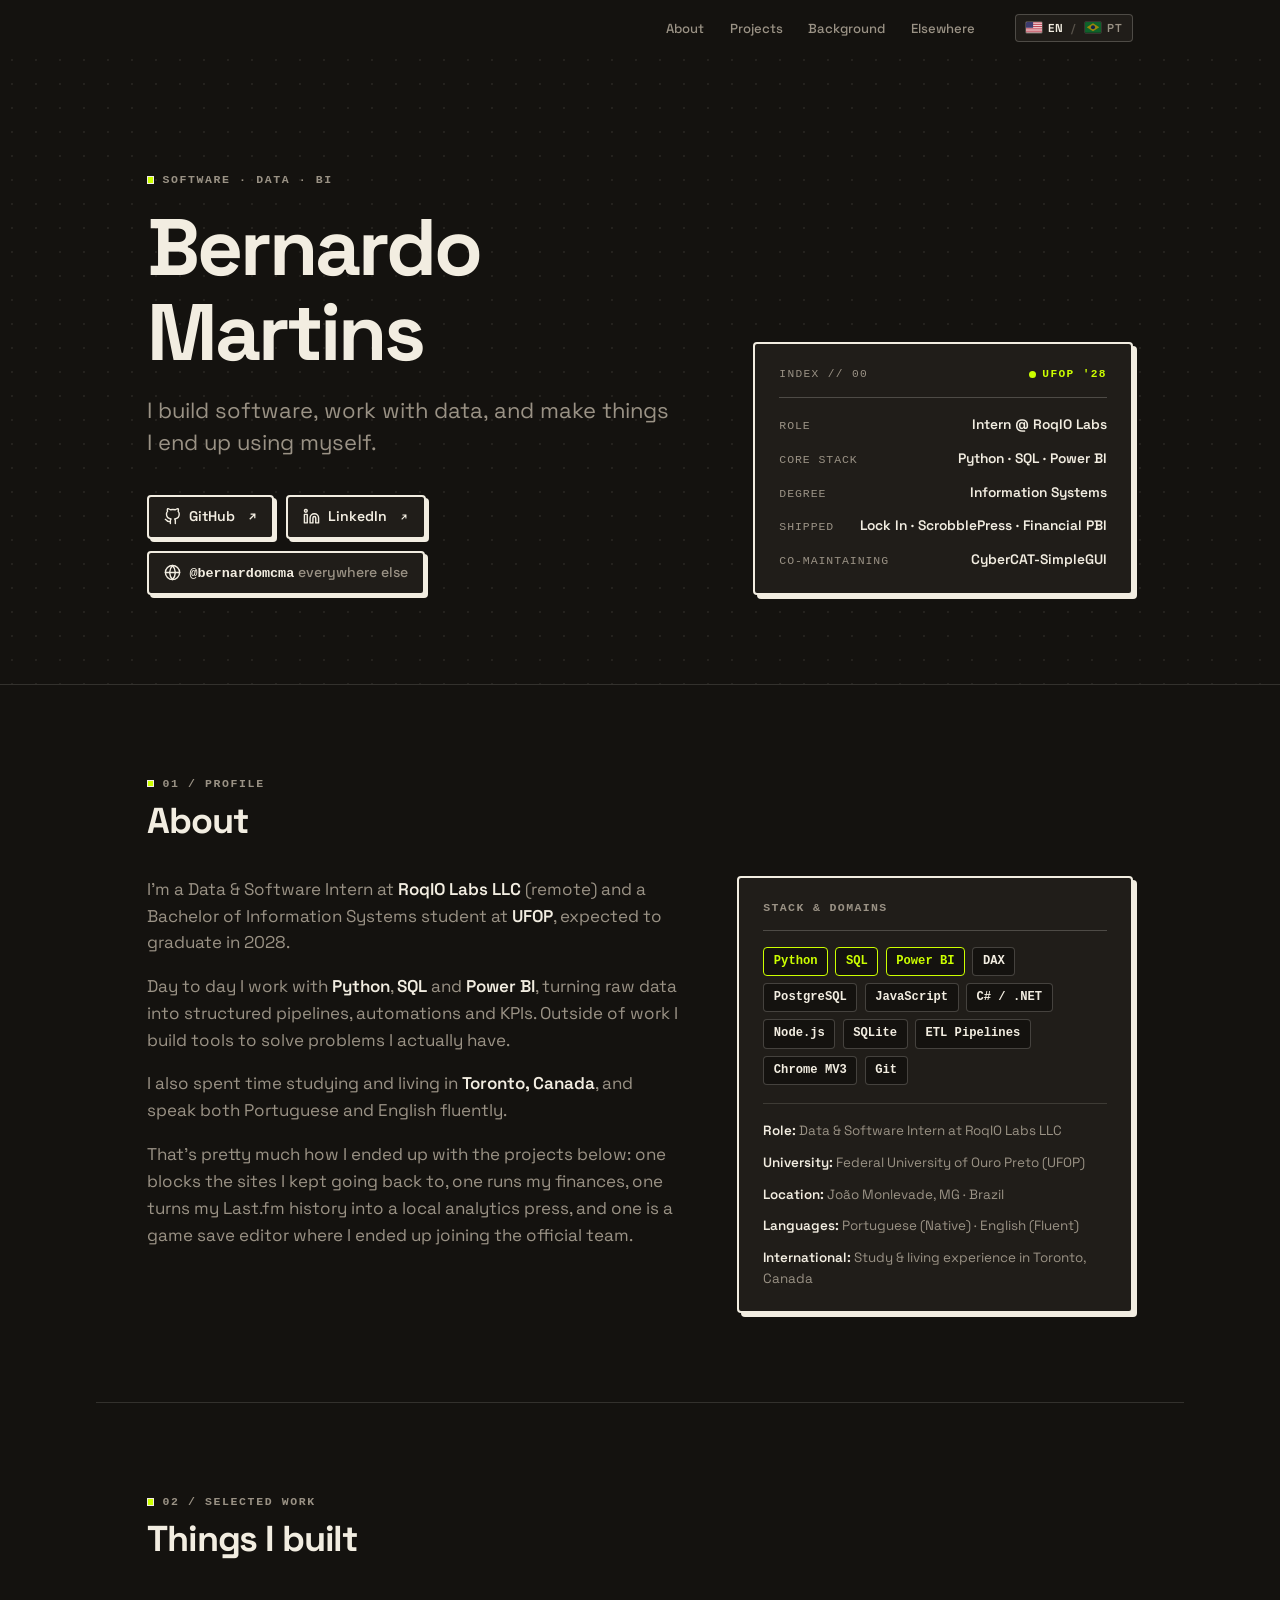
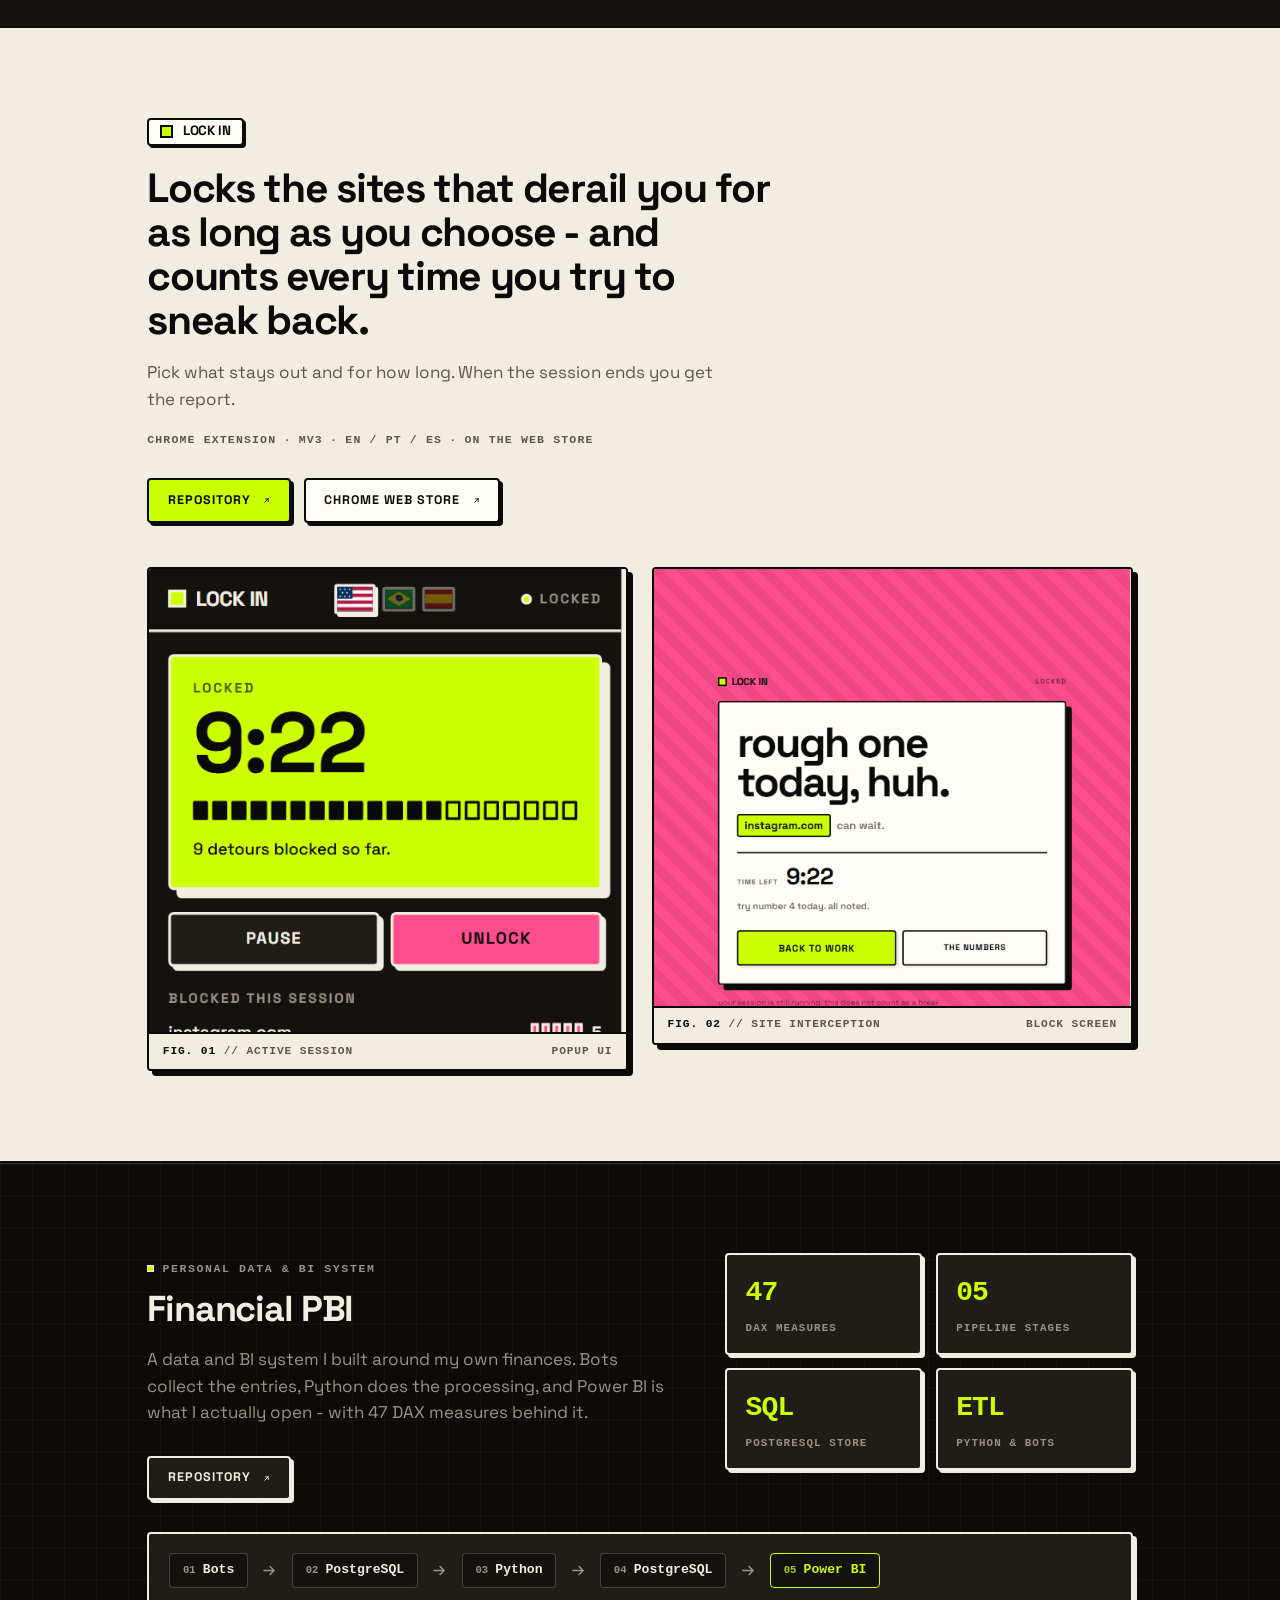
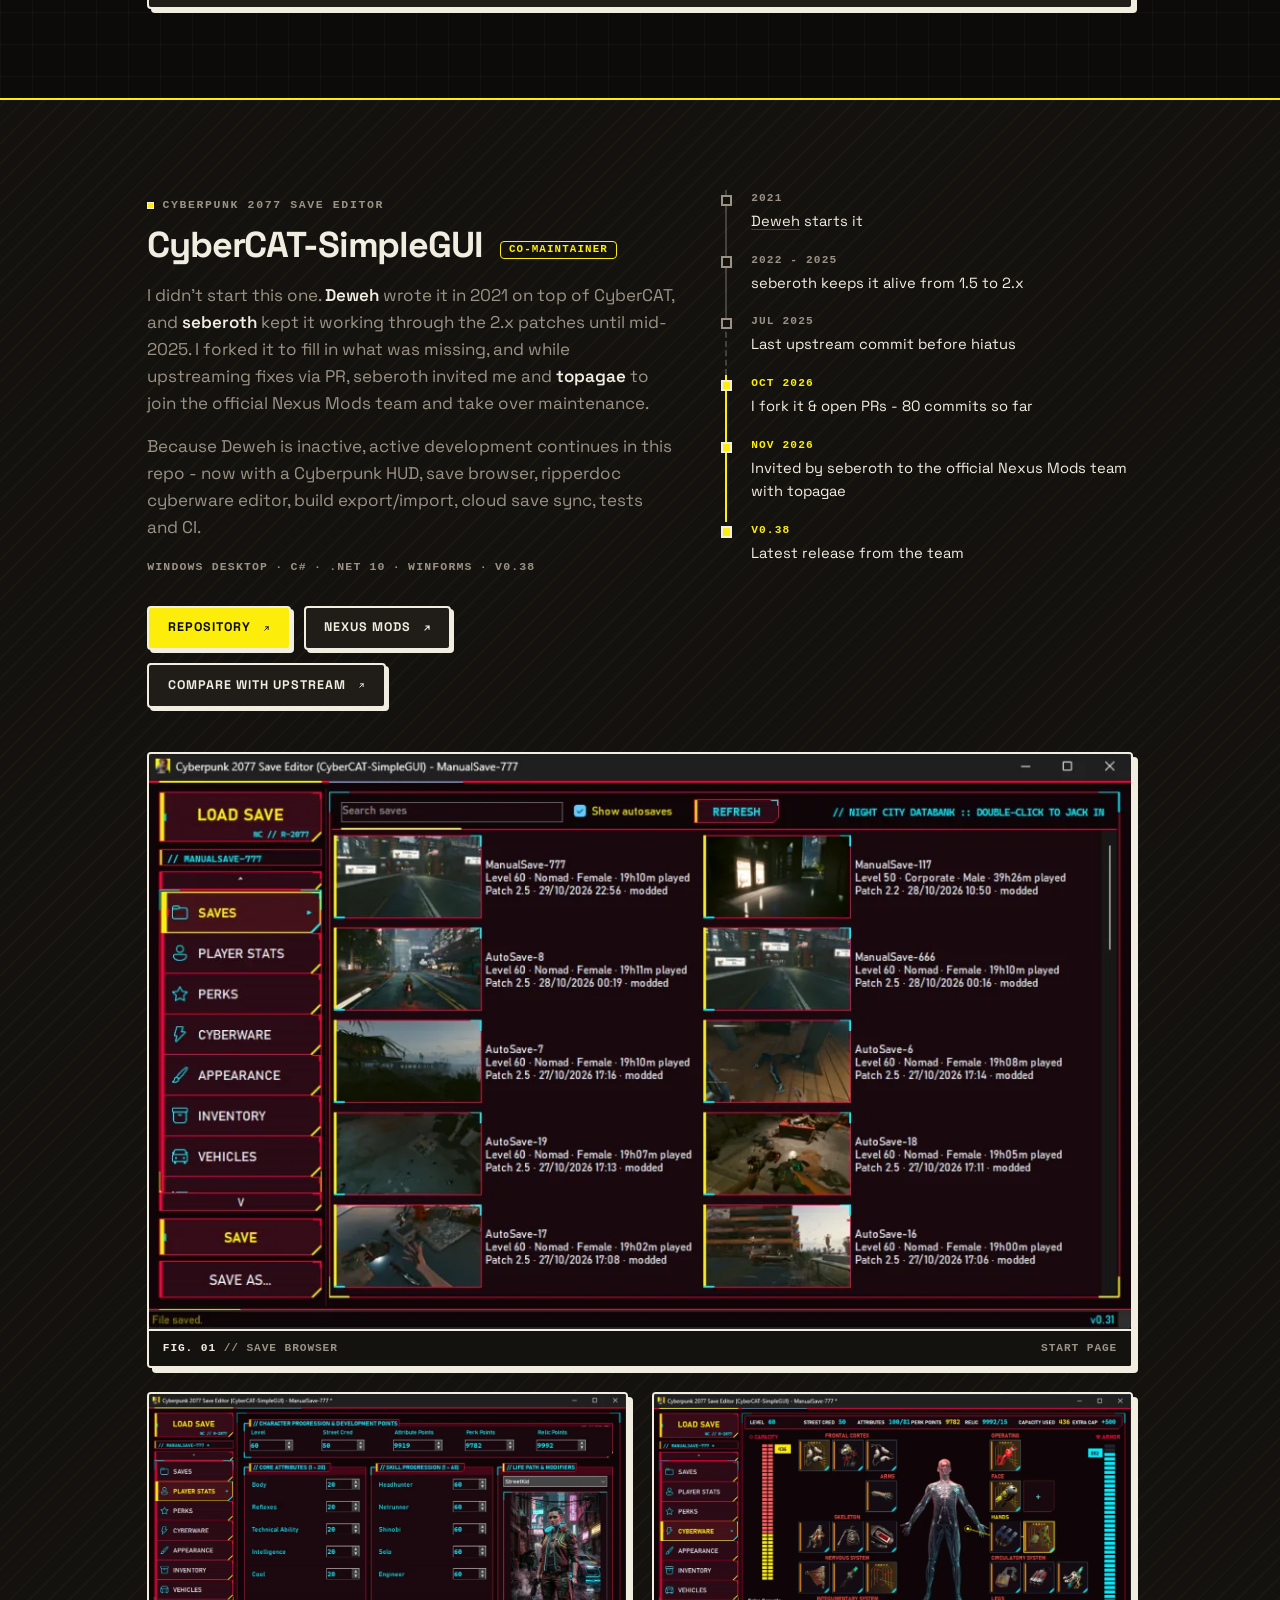
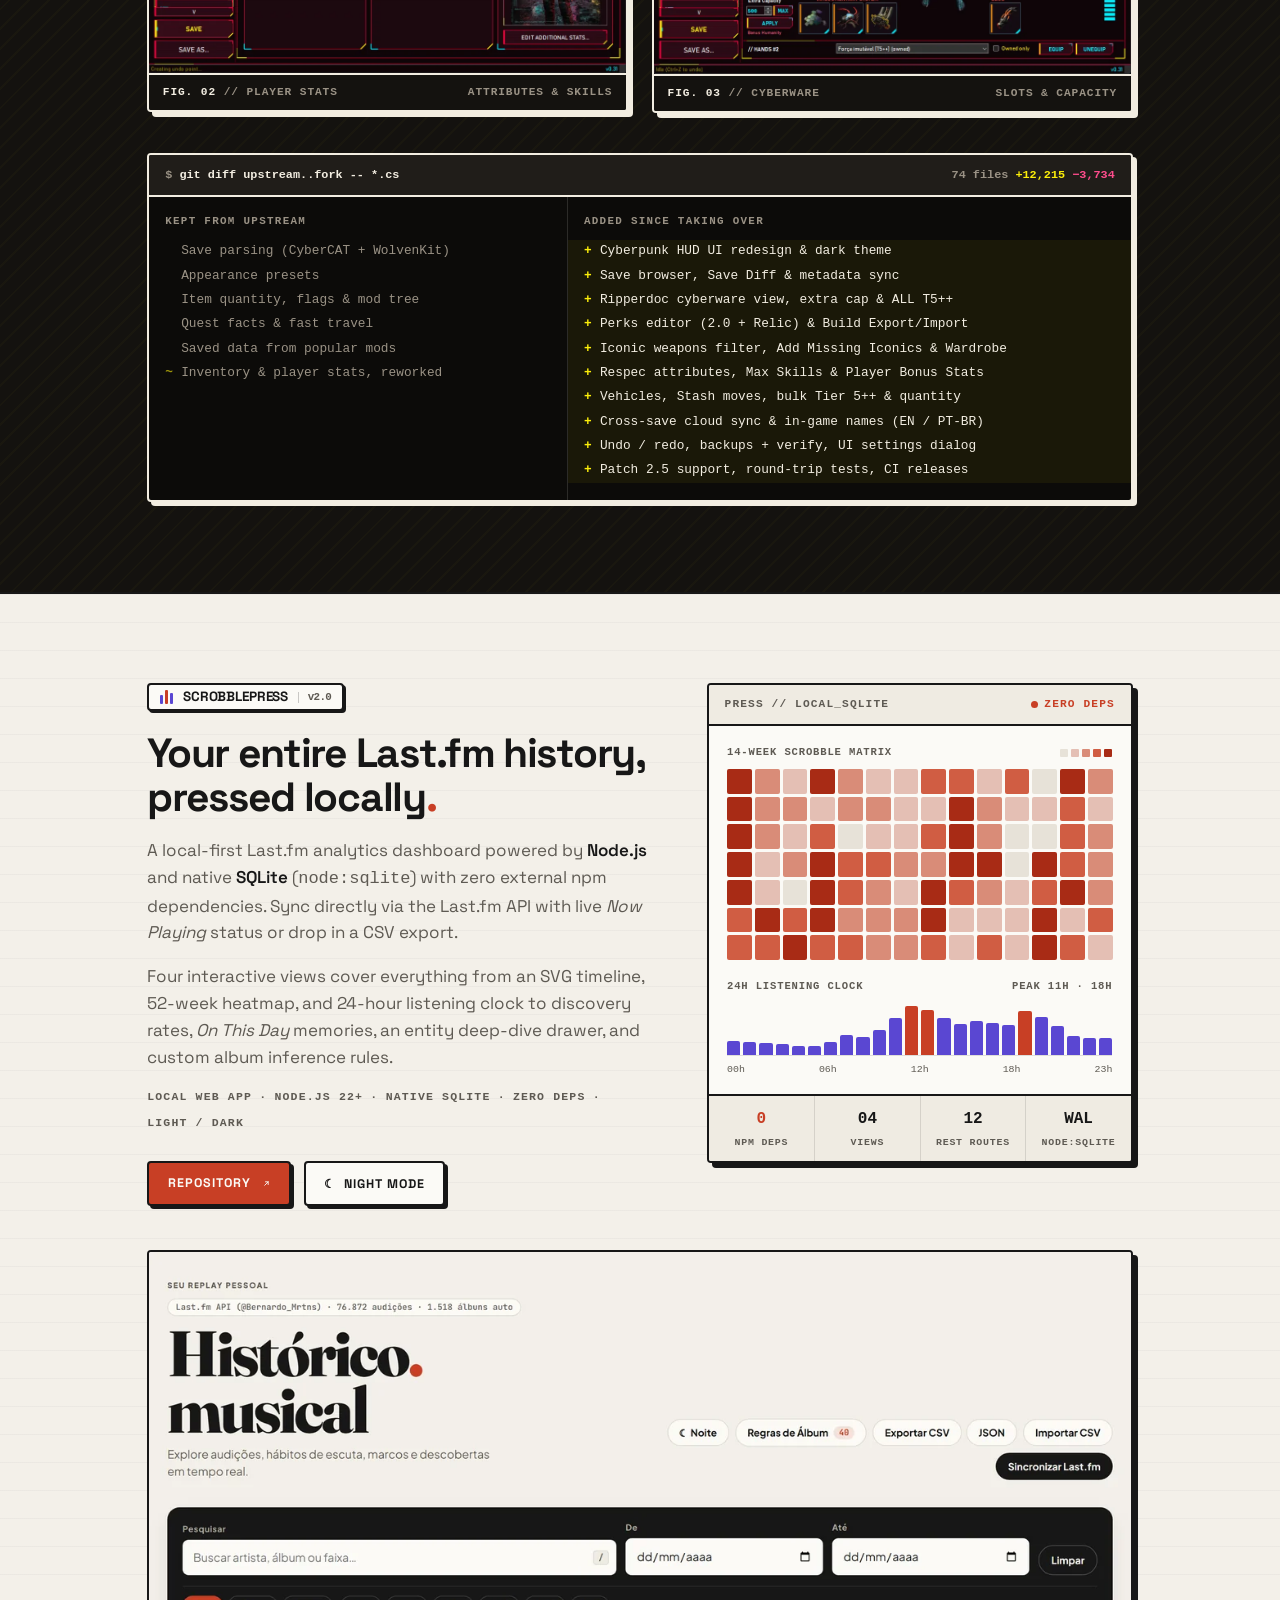
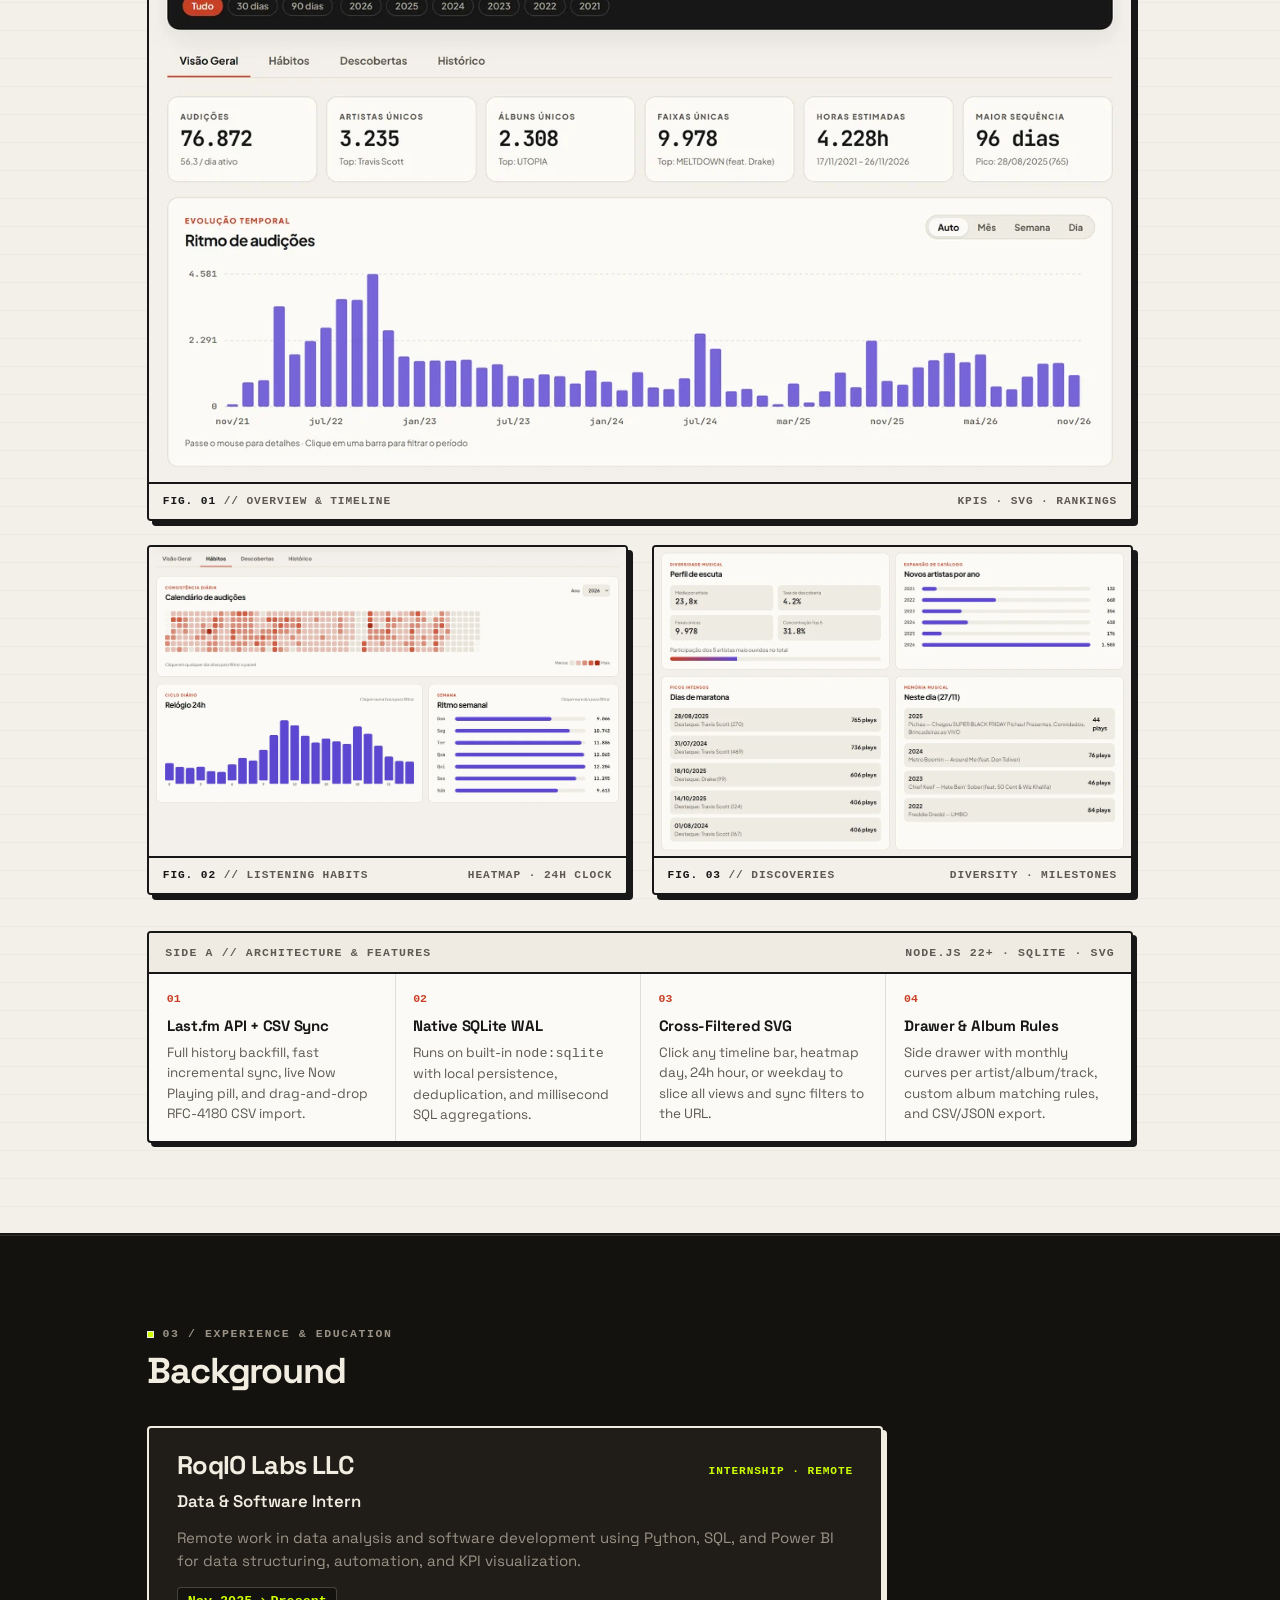
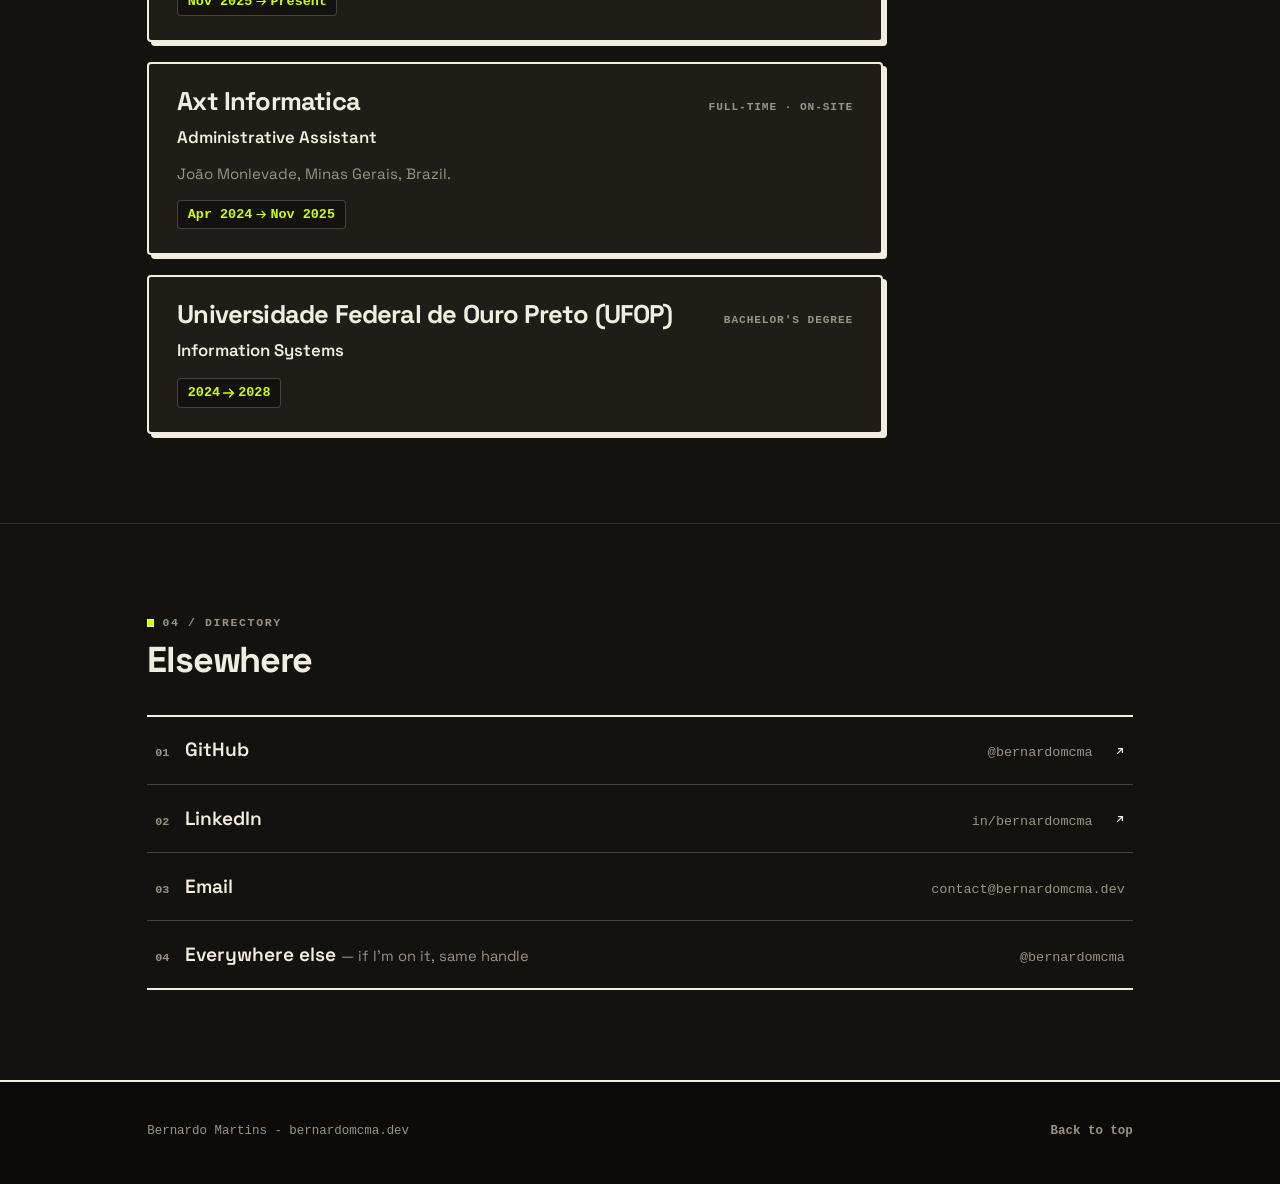
<file: index.html>
<!DOCTYPE html>
<html lang="en">
<head>
<meta charset="utf-8">
<meta name="viewport" content="width=device-width, initial-scale=1">

<title>Bernardo Martins - software, data, BI</title>
<meta name="description" content="Bernardo Martins is a Data & Software Intern at RoqIO Labs LLC and studies Information Systems at UFOP. Works with Python, SQL, Power BI, JavaScript, and C#.">
<meta name="author" content="Bernardo Martins">
<meta name="theme-color" content="#14120f">

<link rel="canonical" href="https://bernardomcma.dev/">
<link rel="alternate" hreflang="en" href="https://bernardomcma.dev/">
<link rel="alternate" hreflang="pt-BR" href="https://bernardomcma.dev/pt/">
<link rel="alternate" hreflang="x-default" href="https://bernardomcma.dev/">

<meta property="og:type" content="website">
<meta property="og:site_name" content="Bernardo Martins">
<meta property="og:url" content="https://bernardomcma.dev/">
<meta property="og:title" content="Bernardo Martins - software, data, BI">
<meta property="og:description" content="I build software, work with data, and make things I end up using myself. Information Systems at UFOP.">
<meta property="og:image" content="https://bernardomcma.dev/assets/img/og.png">
<meta property="og:image:width" content="1200">
<meta property="og:image:height" content="630">
<meta property="og:image:alt" content="Bernardo Martins - software, data, BI">
<meta property="og:locale" content="en_US">
<meta property="og:locale:alternate" content="pt_BR">

<meta name="twitter:card" content="summary_large_image">
<meta name="twitter:title" content="Bernardo Martins - software, data, BI">
<meta name="twitter:description" content="I build software, work with data, and make things I end up using myself. Information Systems at UFOP.">
<meta name="twitter:image" content="https://bernardomcma.dev/assets/img/og.png">
<meta name="twitter:image:alt" content="Bernardo Martins - software, data, BI">

<link rel="icon" href="/favicon.ico" sizes="32x32">
<link rel="icon" href="/favicon.svg" type="image/svg+xml">
<link rel="apple-touch-icon" href="/apple-touch-icon.png">
<link rel="manifest" href="/site.webmanifest">

<link rel="preload" href="/assets/fonts/space-grotesk-latin.woff2" as="font" type="font/woff2" crossorigin>
<link rel="stylesheet" href="/assets/css/main.css?v=7">

<script>document.documentElement.classList.add('js');</script>

<script type="application/ld+json">
{
  "@context": "https://schema.org",
  "@type": "Person",
  "name": "Bernardo Martins",
  "alternateName": "bernardomcma",
  "url": "https://bernardomcma.dev",
  "jobTitle": "Data & Software Intern",
  "worksFor": {
    "@type": "Organization",
    "name": "RoqIO Labs LLC"
  },
  "sameAs": [
    "https://www.linkedin.com/in/bernardomcma/",
    "https://github.com/bernardomcma"
  ],
  "affiliation": {
    "@type": "CollegeOrUniversity",
    "name": "Universidade Federal de Ouro Preto"
  },
  "knowsAbout": [
    "Software development",
    "Data",
    "Business Intelligence",
    "Python",
    "SQL",
    "Power BI",
    "JavaScript",
    "C#"
  ]
}
</script>
</head>

<body>
<a class="skip-link" href="#main">Skip to content</a>

<header class="masthead" id="masthead">
  <div class="shell masthead__inner">
    <a class="brand" href="/">Bernardo Martins</a>

    <nav class="sections" aria-label="Sections">
      <ul class="sections__list" role="list">
        <li><a href="#about">About</a></li>
        <li><a href="#projects">Projects</a></li>
        <li><a href="#education">Background</a></li>
        <li><a href="#links">Elsewhere</a></li>
      </ul>
    </nav>

    <p class="lang">
      <span class="lang__on" aria-current="true">
        <span class="visually-hidden">Current language: </span>
        <svg class="lang__flag" viewBox="0 0 18 12" width="18" height="12" aria-hidden="true"><rect width="18" height="12" fill="#fff"/><path d="M0 1h18M0 3h18M0 5h18M0 7h18M0 9h18M0 11h18" stroke="#b22234" stroke-width="1"/><rect width="8" height="6.5" fill="#3c3b6e"/></svg>
        <span>EN</span>
      </span>
      <span class="lang__sep" aria-hidden="true">/</span>
      <a class="lang__off" href="/pt/" data-lang-link data-lang-base="/pt/" hreflang="pt-BR" lang="pt-BR">
        <span class="visually-hidden">Switch language to </span>
        <svg class="lang__flag" viewBox="0 0 18 12" width="18" height="12" aria-hidden="true"><rect width="18" height="12" fill="#009b3a"/><polygon points="9,1.5 16,6 9,10.5 2,6" fill="#fedf00"/><circle cx="9" cy="6" r="2.3" fill="#002776"/></svg>
        <span>PT</span>
      </a>
    </p>
  </div>
</header>

<main id="main">

  <!-- ===================== Hero ===================== -->
  <section class="hero" id="top">
    <div class="shell hero__grid">
      <div>
        <p class="label hero__kicker">Software · Data · BI</p>
        <h1>Bernardo Martins</h1>
        <p class="lead">I build software, work with data, and make things I end up using myself.</p>

        <ul class="hero__links" role="list">
          <li>
            <a class="chip" href="https://github.com/bernardomcma" target="_blank" rel="noopener noreferrer">
              <svg class="chip__icon" xmlns="http://www.w3.org/2000/svg" width="18" height="18" viewBox="0 0 24 24" fill="none" stroke="currentColor" stroke-width="2" stroke-linecap="round" stroke-linejoin="round" aria-hidden="true"><path d="M9 19c-5 1.5-5-2.5-7-3m14 6v-3.87a3.37 3.37 0 0 0-.94-2.61c3.14-.35 6.44-1.54 6.44-7A5.44 5.44 0 0 0 20 4.77 5.07 5.07 0 0 0 19.91 1S18.73.65 16 2.48a13.38 13.38 0 0 0-7 0C6.27.65 5.09 1 5.09 1A5.07 5.07 0 0 0 5 4.77a5.44 5.44 0 0 0-1.5 3.78c0 5.42 3.3 6.61 6.44 7A3.37 3.37 0 0 0 9 18.13V22"></path></svg>
              GitHub<span class="visually-hidden"> (opens in a new tab)</span><span class="arrow" aria-hidden="true"></span>
            </a>
          </li>
          <li>
            <a class="chip" href="https://www.linkedin.com/in/bernardomcma/" target="_blank" rel="noopener noreferrer">
              <svg class="chip__icon" xmlns="http://www.w3.org/2000/svg" width="18" height="18" viewBox="0 0 24 24" fill="none" stroke="currentColor" stroke-width="2" stroke-linecap="round" stroke-linejoin="round" aria-hidden="true"><path d="M16 8a6 6 0 0 1 6 6v7h-4v-7a2 2 0 0 0-2-2 2 2 0 0 0-2 2v7h-4v-7a6 6 0 0 1 6-6z"></path><rect x="2" y="9" width="4" height="12"></rect><circle cx="4" cy="4" r="2"></circle></svg>
              LinkedIn<span class="visually-hidden"> (opens in a new tab)</span><span class="arrow" aria-hidden="true"></span>
            </a>
          </li>
          <li>
            <a class="chip" href="#links">
              <svg class="chip__icon" xmlns="http://www.w3.org/2000/svg" width="18" height="18" viewBox="0 0 24 24" fill="none" stroke="currentColor" stroke-width="2" stroke-linecap="round" stroke-linejoin="round" aria-hidden="true"><circle cx="12" cy="12" r="10"></circle><line x1="2" y1="12" x2="22" y2="12"></line><path d="M12 2a15.3 15.3 0 0 1 4 10 15.3 15.3 0 0 1-4 10 15.3 15.3 0 0 1-4-10 15.3 15.3 0 0 1 4-10z"></path></svg>
              <span><span class="chip__handle">@bernardomcma</span> <span class="chip__sub">everywhere else</span></span>
            </a>
          </li>
        </ul>
      </div>

      <aside class="hero__card box" aria-label="Quick index">
        <div class="hero__card-head">
          <span>Index // 00</span>
          <span class="status-dot">UFOP '28</span>
        </div>
        <dl class="spec-dl">
          <div class="spec-row">
            <dt>Role</dt>
            <dd>Intern @ RoqIO Labs</dd>
          </div>
          <div class="spec-row">
            <dt>Core stack</dt>
            <dd>Python · SQL · Power BI</dd>
          </div>
          <div class="spec-row">
            <dt>Degree</dt>
            <dd>Information Systems</dd>
          </div>
          <div class="spec-row">
            <dt>Shipped</dt>
            <dd>Lock In · ScrobblePress · Financial PBI</dd>
          </div>
          <div class="spec-row">
            <dt>Co-maintaining</dt>
            <dd>CyberCAT-SimpleGUI</dd>
          </div>
        </dl>
      </aside>
    </div>
  </section>

  <div class="sentinel" aria-hidden="true"></div>

  <!-- ===================== About ===================== -->
  <section class="band" id="about" aria-labelledby="about-heading">
    <div class="shell">
      <div class="band__head">
        <span class="label">01 / Profile</span>
        <h2 id="about-heading">About</h2>
      </div>
      <div class="about__grid reveal">
        <div class="prose measure">
          <p>I'm a Data &amp; Software Intern at <strong>RoqIO Labs LLC</strong> (remote) and a Bachelor of Information Systems student at <strong>UFOP</strong>, expected to graduate in 2028.</p>
          <p>Day to day I work with <strong>Python</strong>, <strong>SQL</strong> and <strong>Power BI</strong>, turning raw data into structured pipelines, automations and KPIs. Outside of work I build tools to solve problems I actually have.</p>
          <p>I also spent time studying and living in <strong>Toronto, Canada</strong>, and speak both Portuguese and English fluently.</p>
          <p>That's pretty much how I ended up with the projects below: one blocks the sites I kept going back to, one runs my finances, one turns my Last.fm history into a local analytics press, and one is a game save editor where I ended up joining the official team.</p>
        </div>

        <aside class="about__specs box" aria-label="Technical stack and background">
          <p class="about__specs-title">Stack &amp; Domains</p>
          <div class="tag-cluster">
            <span class="tag tag--accent">Python</span>
            <span class="tag tag--accent">SQL</span>
            <span class="tag tag--accent">Power BI</span>
            <span class="tag">DAX</span>
            <span class="tag">PostgreSQL</span>
            <span class="tag">JavaScript</span>
            <span class="tag">C# / .NET</span>
            <span class="tag">Node.js</span>
            <span class="tag">SQLite</span>
            <span class="tag">ETL Pipelines</span>
            <span class="tag">Chrome MV3</span>
            <span class="tag">Git</span>
          </div>
          <div class="about__meta-list">
            <p><strong>Role:</strong> Data &amp; Software Intern at RoqIO Labs LLC</p>
            <p><strong>University:</strong> Federal University of Ouro Preto (UFOP)</p>
            <p><strong>Location:</strong> João Monlevade, MG · Brazil</p>
            <p><strong>Languages:</strong> Portuguese (Native) · English (Fluent)</p>
            <p><strong>International:</strong> Study &amp; living experience in Toronto, Canada</p>
          </div>
        </aside>
      </div>
    </div>
  </section>


  <!-- ===================== Projects ===================== -->
  <section id="projects" aria-labelledby="projects-heading">
    <div class="shell projects">
      <div class="band__head">
        <span class="label">02 / Selected Work</span>
        <h2 id="projects-heading">Things I built</h2>
      </div>
    </div>

    <!-- Lock In - this band runs on the project's own light theme, so it reads
         as a window into the actual thing rather than a row on this site. -->
    <div class="band band--lockin">
      <div class="shell">
        <div class="reveal">
          <h3 class="lockin__head">
            <span class="lockin__mark" aria-hidden="true"></span>
            <span class="lockin__word">Lock In</span>
          </h3>

          <!-- Lock In's own store description, verbatim from _locales/en. -->
          <p class="lockin__title">Locks the sites that derail you for as long as you choose - and counts every time you try to sneak back.</p>

          <div class="prose measure project__body">
            <p>Pick what stays out and for how long. When the session ends you get the report.</p>
          </div>

          <p class="project__meta">Chrome extension <span aria-hidden="true">·</span> MV3 <span aria-hidden="true">·</span> EN / PT / ES <span aria-hidden="true">·</span> on the Web Store</p>

          <p class="project__actions">
            <a class="btn btn--primary" href="https://github.com/bernardomcma/lockin-chrome-extension" target="_blank" rel="noopener noreferrer">
              Repository<span class="visually-hidden"> on GitHub (opens in a new tab)</span><span class="arrow" aria-hidden="true"></span>
            </a>
            <a class="btn" href="https://chromewebstore.google.com/detail/nmhiefdklgehchcbmphhloepfolmdkkd" target="_blank" rel="noopener noreferrer">
              Chrome Web Store<span class="visually-hidden"> - install Lock In (opens in a new tab)</span><span class="arrow" aria-hidden="true"></span>
            </a>
          </p>
        </div>

        <div class="shots">
          <figure class="shot">
            <img src="/assets/img/lockin/running.webp" width="556" height="540" loading="lazy" decoding="async"
                 alt="The Lock In popup counting down a focus session, with nine attempts blocked so far.">
            <figcaption class="shot__cap">
              <span><strong>Fig. 01</strong> // Active Session</span>
              <span>Popup UI</span>
            </figcaption>
          </figure>
          <figure class="shot">
            <img src="/assets/img/lockin/blocked.webp" width="596" height="546" loading="lazy" decoding="async"
                 alt="Lock In blocking instagram.com mid-session, showing the time left and that this is the fourth try today.">
            <figcaption class="shot__cap">
              <span><strong>Fig. 02</strong> // Site Interception</span>
              <span>Block Screen</span>
            </figcaption>
          </figure>
        </div>
      </div>
    </div>

    <!-- Financial PBI - stays in the site's dark system, one step sunken. -->
    <div class="band band--data">
      <div class="shell">
        <div class="reveal">
          <div class="data__grid">
            <div>
              <p class="label" style="margin-bottom: 0.75rem;">Personal Data &amp; BI System</p>
              <h3>Financial PBI</h3>

              <div class="prose measure project__body">
                <p>A data and BI system I built around my own finances. Bots collect the entries, Python does the processing, and Power BI is what I actually open - with 47 DAX measures behind it.</p>
              </div>

              <p class="project__actions">
                <a class="btn" href="https://github.com/bernardomcma/financial-pbi" target="_blank" rel="noopener noreferrer">
                  Repository<span class="visually-hidden"> on GitHub (opens in a new tab)</span><span class="arrow" aria-hidden="true"></span>
                </a>
              </p>
            </div>

            <div class="metrics-grid" aria-label="System telemetry">
              <div class="metric-card">
                <span class="metric-card__val">47</span>
                <span class="metric-card__lbl">DAX Measures</span>
              </div>
              <div class="metric-card">
                <span class="metric-card__val">05</span>
                <span class="metric-card__lbl">Pipeline Stages</span>
              </div>
              <div class="metric-card">
                <span class="metric-card__val">SQL</span>
                <span class="metric-card__lbl">PostgreSQL Store</span>
              </div>
              <div class="metric-card">
                <span class="metric-card__val">ETL</span>
                <span class="metric-card__lbl">Python &amp; Bots</span>
              </div>
            </div>
          </div>

          <p class="flow" role="img" aria-label="Architecture: bots into PostgreSQL, processed with Python, back into PostgreSQL, then read by Power BI.">
            <span class="flow__node"><span class="flow__idx">01</span>Bots</span><span class="arrow-r" aria-hidden="true"></span><span class="flow__node"><span class="flow__idx">02</span>PostgreSQL</span><span class="arrow-r" aria-hidden="true"></span><span class="flow__node"><span class="flow__idx">03</span>Python</span><span class="arrow-r" aria-hidden="true"></span><span class="flow__node"><span class="flow__idx">04</span>PostgreSQL</span><span class="arrow-r" aria-hidden="true"></span><span class="flow__node"><span class="flow__idx">05</span>Power BI</span>
          </p>
        </div>
      </div>
    </div>

    <!-- CyberCAT-SimpleGUI - started as a fork, then invited by seberoth to join
         the official Nexus Mods team alongside topagae and take over maintenance. -->
    <div class="band band--cyber">
      <div class="shell">
        <div class="reveal">
          <div class="cyber__grid">
            <div>
              <p class="label" style="margin-bottom: 0.75rem;">Cyberpunk 2077 Save Editor</p>
              <h3>CyberCAT-SimpleGUI <span class="cyber__fork">Co-maintainer</span></h3>

              <div class="prose measure project__body">
                <p>I didn't start this one. <strong>Deweh</strong> wrote it in 2021 on top of CyberCAT, and <strong>seberoth</strong> kept it working through the 2.x patches until mid-2025. I forked it to fill in what was missing, and while upstreaming fixes via PR, seberoth invited me and <strong>topagae</strong> to join the official Nexus Mods team and take over maintenance.</p>
                <p>Because Deweh is inactive, active development continues in this repo - now with a Cyberpunk HUD, save browser, ripperdoc cyberware editor, build export/import, cloud save sync, tests and CI.</p>
              </div>

              <p class="project__meta">Windows desktop <span aria-hidden="true">·</span> C# <span aria-hidden="true">·</span> .NET 10 <span aria-hidden="true">·</span> WinForms <span aria-hidden="true">·</span> <span data-cyber-ver>v0.38</span></p>

              <p class="project__actions">
                <a class="btn btn--primary" href="https://github.com/bernardomcma/CyberCAT-SimpleGUI" target="_blank" rel="noopener noreferrer">
                  Repository<span class="visually-hidden"> on GitHub (opens in a new tab)</span><span class="arrow" aria-hidden="true"></span>
                </a>
                <a class="btn" href="https://www.nexusmods.com/cyberpunk2077/mods/36532" target="_blank" rel="noopener noreferrer">
                  Nexus Mods<span class="visually-hidden"> official mod page (opens in a new tab)</span><span class="arrow" aria-hidden="true"></span>
                </a>
                <a class="btn" href="https://github.com/Deweh/CyberCAT-SimpleGUI/compare/master...bernardomcma:CyberCAT-SimpleGUI:master" target="_blank" rel="noopener noreferrer">
                  Compare with upstream<span class="visually-hidden"> on GitHub (opens in a new tab)</span><span class="arrow" aria-hidden="true"></span>
                </a>
              </p>
            </div>

            <ol class="lineage" aria-label="Project history">
              <li class="lineage__item">
                <span class="lineage__when">2021</span>
                <span class="lineage__what"><a href="https://github.com/Deweh/CyberCAT-SimpleGUI" target="_blank" rel="noopener noreferrer">Deweh<span class="visually-hidden"> (opens in a new tab)</span></a> starts it</span>
              </li>
              <li class="lineage__item">
                <span class="lineage__when">2022 - 2025</span>
                <span class="lineage__what">seberoth keeps it alive from 1.5 to 2.x</span>
              </li>
              <li class="lineage__item lineage__item--gap">
                <span class="lineage__when">Jul 2025</span>
                <span class="lineage__what">Last upstream commit before hiatus</span>
              </li>
              <li class="lineage__item lineage__item--mine">
                <span class="lineage__when">Oct 2026</span>
                <span class="lineage__what">I fork it &amp; open PRs - <span data-cyber-commits>80</span> commits so far</span>
              </li>
              <li class="lineage__item lineage__item--mine">
                <span class="lineage__when">Nov 2026</span>
                <span class="lineage__what">Invited by seberoth to the official Nexus Mods team with topagae</span>
              </li>
              <li class="lineage__item lineage__item--mine">
                <span class="lineage__when" data-cyber-ver>v0.38</span>
                <span class="lineage__what">Latest release from the team</span>
              </li>
            </ol>
          </div>

          <!-- Real release build, Cyberpunk HUD theme, on real saves. -->
          <div class="shots">
            <figure class="shot shot--wide">
              <img src="/assets/img/cybercat/saves.webp" width="1024" height="600" loading="lazy" decoding="async"
                   alt="The editor's start page in its Cyberpunk HUD theme: a grid of Cyberpunk 2077 saves, each with its screenshot, level, life path, play time and patch.">
              <figcaption class="shot__cap">
                <span><strong>Fig. 01</strong> // Save Browser</span>
                <span>Start Page</span>
              </figcaption>
            </figure>
            <figure class="shot">
              <img src="/assets/img/cybercat/stats.webp" width="1024" height="599" loading="lazy" decoding="async"
                   alt="The Player Stats view editing character level, street cred, attributes, 2.0 skill progression and life path.">
              <figcaption class="shot__cap">
                <span><strong>Fig. 02</strong> // Player Stats</span>
                <span>Attributes &amp; Skills</span>
              </figcaption>
            </figure>
            <figure class="shot">
              <img src="/assets/img/cybercat/cyberware.webp" width="1024" height="601" loading="lazy" decoding="async"
                   alt="The Cyberware view showing the body slot diagram, equipped implants with rarity colors, capacity and armor gauges, and extra capacity controls.">
              <figcaption class="shot__cap">
                <span><strong>Fig. 03</strong> // Cyberware</span>
                <span>Slots &amp; Capacity</span>
              </figcaption>
            </figure>
          </div>

          <div class="ledger">
            <p class="ledger__head">
              <span class="ledger__cmd">git diff upstream..fork -- *.cs</span>
              <span class="ledger__stat"><span data-cyber-files>74</span> files <span class="add" data-cyber-add>+12,215</span> <span class="del" data-cyber-del>−3,734</span></span>
            </p>
            <div class="ledger__body">
              <div class="ledger__col">
                <p class="ledger__title">Kept from upstream</p>
                <ul role="list">
                  <li class="ledger__line" data-sign=" ">Save parsing (CyberCAT + WolvenKit)</li>
                  <li class="ledger__line" data-sign=" ">Appearance presets</li>
                  <li class="ledger__line" data-sign=" ">Item quantity, flags &amp; mod tree</li>
                  <li class="ledger__line" data-sign=" ">Quest facts &amp; fast travel</li>
                  <li class="ledger__line" data-sign=" ">Saved data from popular mods</li>
                  <li class="ledger__line ledger__line--mod" data-sign="~">Inventory &amp; player stats, reworked</li>
                </ul>
              </div>
              <div class="ledger__col">
                <p class="ledger__title">Added since taking over</p>
                <ul role="list">
                  <li class="ledger__line ledger__line--add" data-sign="+">Cyberpunk HUD UI redesign &amp; dark theme</li>
                  <li class="ledger__line ledger__line--add" data-sign="+">Save browser, Save Diff &amp; metadata sync</li>
                  <li class="ledger__line ledger__line--add" data-sign="+">Ripperdoc cyberware view, extra cap &amp; ALL T5++</li>
                  <li class="ledger__line ledger__line--add" data-sign="+">Perks editor (2.0 + Relic) &amp; Build Export/Import</li>
                  <li class="ledger__line ledger__line--add" data-sign="+">Iconic weapons filter, Add Missing Iconics &amp; Wardrobe</li>
                  <li class="ledger__line ledger__line--add" data-sign="+">Respec attributes, Max Skills &amp; Player Bonus Stats</li>
                  <li class="ledger__line ledger__line--add" data-sign="+">Vehicles, Stash moves, bulk Tier 5++ &amp; quantity</li>
                  <li class="ledger__line ledger__line--add" data-sign="+">Cross-save cloud sync &amp; in-game names (EN / PT-BR)</li>
                  <li class="ledger__line ledger__line--add" data-sign="+">Undo / redo, backups + verify, UI settings dialog</li>
                  <li class="ledger__line ledger__line--add" data-sign="+">Patch 2.5 support, round-trip tests, CI releases</li>
                </ul>
              </div>
            </div>
          </div>
        </div>
      </div>
    </div>

    <!-- ScrobblePress - runs on the project's own warm editorial newsprint
         palette, with a live Day / Night toggle matching its UI. -->
    <div class="band band--scrobble">
      <div class="shell">
        <div class="reveal">
          <div class="scrobble__grid">
            <div>
              <h3 class="scrobble__head">
                <span class="scrobble__bars" aria-hidden="true"><i></i><i></i><i></i></span>
                <span class="scrobble__word">ScrobblePress</span>
                <span class="scrobble__ver">v2.0</span>
              </h3>

              <p class="scrobble__title">Your entire Last.fm history, pressed locally<span class="scrobble__dot">.</span></p>

              <div class="prose measure project__body">
                <p>A local-first Last.fm analytics dashboard powered by <strong>Node.js</strong> and native <strong>SQLite</strong> (<code>node:sqlite</code>) with zero external npm dependencies. Sync directly via the Last.fm API with live <em>Now Playing</em> status or drop in a CSV export.</p>
                <p>Four interactive views cover everything from an SVG timeline, 52-week heatmap, and 24-hour listening clock to discovery rates, <em>On This Day</em> memories, an entity deep-dive drawer, and custom album inference rules.</p>
              </div>

              <p class="project__meta">Local web app <span aria-hidden="true">·</span> Node.js 22+ <span aria-hidden="true">·</span> Native SQLite <span aria-hidden="true">·</span> Zero deps <span aria-hidden="true">·</span> Light / Dark</p>

              <p class="project__actions">
                <a class="btn btn--primary" href="https://github.com/bernardomcma/scrobblepress" target="_blank" rel="noopener noreferrer">
                  Repository<span class="visually-hidden"> on GitHub (opens in a new tab)</span><span class="arrow" aria-hidden="true"></span>
                </a>
                <button type="button" class="btn scrobble__theme-btn" data-scrobble-toggle aria-pressed="false" data-label-night="Night mode" data-label-day="Day mode">
                  <span data-scrobble-toggle-icon aria-hidden="true">&#9790;</span> <span data-scrobble-toggle-label>Night mode</span>
                </button>
              </p>
            </div>

            <aside class="scrobble__console" aria-label="ScrobblePress telemetry preview">
              <div class="scrobble__console-bar">
                <span>Press // Local_SQLite</span>
                <span class="scrobble__live">Zero Deps</span>
              </div>

              <div class="scrobble__console-body">
                <div>
                  <div class="scrobble__viz-head">
                    <span>14-Week Scrobble Matrix</span>
                    <span class="scrobble__hm-legend" aria-hidden="true">
                      <i class="hm-0"></i><i class="hm-1"></i><i class="hm-2"></i><i class="hm-3"></i><i class="hm-4"></i>
                    </span>
                  </div>
                  <div class="scrobble__hm" role="img" aria-label="14-week daily listening heatmap sampled from ScrobblePress.">
                    <i class="hm-4"></i><i class="hm-4"></i><i class="hm-4"></i><i class="hm-4"></i><i class="hm-4"></i><i class="hm-3"></i><i class="hm-3"></i>
                    <i class="hm-2"></i><i class="hm-2"></i><i class="hm-2"></i><i class="hm-1"></i><i class="hm-1"></i><i class="hm-4"></i><i class="hm-3"></i>
                    <i class="hm-1"></i><i class="hm-2"></i><i class="hm-1"></i><i class="hm-2"></i><i class="hm-0"></i><i class="hm-3"></i><i class="hm-4"></i>
                    <i class="hm-4"></i><i class="hm-1"></i><i class="hm-3"></i><i class="hm-4"></i><i class="hm-4"></i><i class="hm-4"></i><i class="hm-3"></i>
                    <i class="hm-2"></i><i class="hm-2"></i><i class="hm-0"></i><i class="hm-3"></i><i class="hm-3"></i><i class="hm-2"></i><i class="hm-3"></i>
                    <i class="hm-1"></i><i class="hm-2"></i><i class="hm-1"></i><i class="hm-3"></i><i class="hm-2"></i><i class="hm-2"></i><i class="hm-2"></i>
                    <i class="hm-1"></i><i class="hm-1"></i><i class="hm-1"></i><i class="hm-2"></i><i class="hm-1"></i><i class="hm-2"></i><i class="hm-2"></i>
                    <i class="hm-3"></i><i class="hm-1"></i><i class="hm-3"></i><i class="hm-2"></i><i class="hm-4"></i><i class="hm-4"></i><i class="hm-3"></i>
                    <i class="hm-3"></i><i class="hm-4"></i><i class="hm-4"></i><i class="hm-4"></i><i class="hm-3"></i><i class="hm-1"></i><i class="hm-1"></i>
                    <i class="hm-1"></i><i class="hm-2"></i><i class="hm-2"></i><i class="hm-4"></i><i class="hm-2"></i><i class="hm-1"></i><i class="hm-3"></i>
                    <i class="hm-3"></i><i class="hm-1"></i><i class="hm-0"></i><i class="hm-0"></i><i class="hm-1"></i><i class="hm-1"></i><i class="hm-1"></i>
                    <i class="hm-0"></i><i class="hm-1"></i><i class="hm-0"></i><i class="hm-4"></i><i class="hm-3"></i><i class="hm-4"></i><i class="hm-4"></i>
                    <i class="hm-4"></i><i class="hm-3"></i><i class="hm-3"></i><i class="hm-3"></i><i class="hm-4"></i><i class="hm-1"></i><i class="hm-3"></i>
                    <i class="hm-2"></i><i class="hm-1"></i><i class="hm-2"></i><i class="hm-2"></i><i class="hm-2"></i><i class="hm-3"></i><i class="hm-1"></i>
                  </div>
                </div>

                <div>
                  <div class="scrobble__viz-head">
                    <span>24h Listening Clock</span>
                    <span>Peak 11h · 18h</span>
                  </div>
                  <div class="scrobble__clock" role="img" aria-label="24-hour scrobble distribution peaking at 11h, 12h, and 18h.">
                    <i style="--h: 29%"></i><i style="--h: 27%"></i><i style="--h: 25%"></i><i style="--h: 23%"></i>
                    <i style="--h: 20%"></i><i style="--h: 19%"></i><i style="--h: 27%"></i><i style="--h: 41%"></i>
                    <i style="--h: 37%"></i><i style="--h: 51%"></i><i style="--h: 77%"></i><i class="is-peak" style="--h: 100%"></i>
                    <i class="is-peak" style="--h: 92%"></i><i style="--h: 76%"></i><i style="--h: 65%"></i><i style="--h: 70%"></i>
                    <i style="--h: 67%"></i><i style="--h: 63%"></i><i class="is-peak" style="--h: 90%"></i><i style="--h: 79%"></i>
                    <i style="--h: 60%"></i><i style="--h: 40%"></i><i style="--h: 36%"></i><i style="--h: 35%"></i>
                  </div>
                  <div class="scrobble__clock-axis" aria-hidden="true">
                    <span>00h</span><span>06h</span><span>12h</span><span>18h</span><span>23h</span>
                  </div>
                </div>
              </div>

              <div class="scrobble__specs">
                <div class="scrobble__spec">
                  <span class="scrobble__spec-val">0</span>
                  <span class="scrobble__spec-lbl">npm deps</span>
                </div>
                <div class="scrobble__spec">
                  <span class="scrobble__spec-val">04</span>
                  <span class="scrobble__spec-lbl">Views</span>
                </div>
                <div class="scrobble__spec">
                  <span class="scrobble__spec-val">12</span>
                  <span class="scrobble__spec-lbl">REST routes</span>
                </div>
                <div class="scrobble__spec">
                  <span class="scrobble__spec-val">WAL</span>
                  <span class="scrobble__spec-lbl">node:sqlite</span>
                </div>
              </div>
            </aside>
          </div>

          <div class="shots">
            <figure class="shot shot--wide">
              <img src="/assets/img/scrobblepress/overview-light.webp"
                   data-src-light="/assets/img/scrobblepress/overview-light.webp"
                   data-src-dark="/assets/img/scrobblepress/overview-dark.webp"
                   width="1200" height="1015" loading="lazy" decoding="async"
                   alt="ScrobblePress overview showing the editorial masthead, global command filter bar, six KPI cards, and interactive SVG timeline.">
              <figcaption class="shot__cap">
                <span><strong>Fig. 01</strong> // Overview &amp; Timeline</span>
                <span>KPIs · SVG · Rankings</span>
              </figcaption>
            </figure>
            <figure class="shot">
              <img src="/assets/img/scrobblepress/habits-light.webp"
                   data-src-light="/assets/img/scrobblepress/habits-light.webp"
                   data-src-dark="/assets/img/scrobblepress/habits-dark.webp"
                   width="1080" height="699" loading="lazy" decoding="async"
                   alt="ScrobblePress Habits view with the 52-week listening calendar heatmap, 24-hour clock, and weekly rhythm bars.">
              <figcaption class="shot__cap">
                <span><strong>Fig. 02</strong> // Listening Habits</span>
                <span>Heatmap · 24h Clock</span>
              </figcaption>
            </figure>
            <figure class="shot">
              <img src="/assets/img/scrobblepress/insights-light.webp"
                   data-src-light="/assets/img/scrobblepress/insights-light.webp"
                   data-src-dark="/assets/img/scrobblepress/insights-dark.webp"
                   width="1080" height="699" loading="lazy" decoding="async"
                   alt="ScrobblePress Discoveries view displaying musical diversity metrics, new artists by year, marathon days, and On This Day memories.">
              <figcaption class="shot__cap">
                <span><strong>Fig. 03</strong> // Discoveries</span>
                <span>Diversity · Milestones</span>
              </figcaption>
            </figure>
          </div>

          <div class="scrobble__notes">
            <p class="scrobble__notes-head">
              <span>Side A // Architecture &amp; Features</span>
              <span>Node.js 22+ · SQLite · SVG</span>
            </p>
            <div class="scrobble__notes-grid">
              <div class="scrobble__note">
                <span class="scrobble__note-num">01</span>
                <p class="scrobble__note-title">Last.fm API + CSV Sync</p>
                <p class="scrobble__note-desc">Full history backfill, fast incremental sync, live Now Playing pill, and drag-and-drop RFC-4180 CSV import.</p>
              </div>
              <div class="scrobble__note">
                <span class="scrobble__note-num">02</span>
                <p class="scrobble__note-title">Native SQLite WAL</p>
                <p class="scrobble__note-desc">Runs on built-in <code>node:sqlite</code> with local persistence, deduplication, and millisecond SQL aggregations.</p>
              </div>
              <div class="scrobble__note">
                <span class="scrobble__note-num">03</span>
                <p class="scrobble__note-title">Cross-Filtered SVG</p>
                <p class="scrobble__note-desc">Click any timeline bar, heatmap day, 24h hour, or weekday to slice all views and sync filters to the URL.</p>
              </div>
              <div class="scrobble__note">
                <span class="scrobble__note-num">04</span>
                <p class="scrobble__note-title">Drawer &amp; Album Rules</p>
                <p class="scrobble__note-desc">Side drawer with monthly curves per artist/album/track, custom album matching rules, and CSV/JSON export.</p>
              </div>
            </div>
          </div>
        </div>
      </div>
    </div>

    <!-- TODO: next project goes here, as another .band inside this section. -->
  </section>

  <!-- ===================== Experience & Education ===================== -->
  <section class="band" id="education" aria-labelledby="education-heading">
    <div class="shell">
      <div class="band__head">
        <span class="label">03 / Experience &amp; Education</span>
        <h2 id="education-heading">Background</h2>
      </div>
      <div class="edu-list reveal">
        <article class="edu">
          <div class="edu__top">
            <h3 class="edu__where">RoqIO Labs LLC</h3>
            <span class="edu__tag edu__tag--current">Internship · Remote</span>
          </div>
          <p class="edu__course">Data &amp; Software Intern</p>
          <p class="edu__desc">Remote work in data analysis and software development using Python, SQL, and Power BI for data structuring, automation, and KPI visualization.</p>
          <p class="edu__when">Nov 2025<span class="arrow-r" aria-hidden="true"></span>Present</p>
        </article>
        <article class="edu">
          <div class="edu__top">
            <h3 class="edu__where">Axt Informatica</h3>
            <span class="edu__tag">Full-time · On-site</span>
          </div>
          <p class="edu__course">Administrative Assistant</p>
          <p class="edu__desc">João Monlevade, Minas Gerais, Brazil.</p>
          <p class="edu__when">Apr 2024<span class="arrow-r" aria-hidden="true"></span>Nov 2025</p>
        </article>
        <article class="edu">
          <div class="edu__top">
            <h3 class="edu__where">Universidade Federal de Ouro Preto (UFOP)</h3>
            <span class="edu__tag">Bachelor's Degree</span>
          </div>
          <p class="edu__course">Information Systems</p>
          <p class="edu__when">2024<span class="arrow-r" aria-hidden="true"></span>2028</p>
        </article>
      </div>
    </div>
  </section>

  <!-- ===================== Elsewhere ===================== -->
  <section class="band" id="links" aria-labelledby="links-heading">
    <div class="shell">
      <div class="band__head">
        <span class="label">04 / Directory</span>
        <h2 id="links-heading">Elsewhere</h2>
      </div>
      <ul class="rows reveal" role="list">
        <li>
          <a href="https://github.com/bernardomcma" target="_blank" rel="noopener noreferrer">
            <span class="rows__idx" aria-hidden="true">01</span>
            <span class="rows__name">GitHub<span class="visually-hidden"> (opens in a new tab)</span></span>
            <span class="rows__handle">@bernardomcma</span>
            <span class="arrow" aria-hidden="true"></span>
          </a>
        </li>
        <li>
          <a href="https://www.linkedin.com/in/bernardomcma/" target="_blank" rel="noopener noreferrer">
            <span class="rows__idx" aria-hidden="true">02</span>
            <span class="rows__name">LinkedIn<span class="visually-hidden"> (opens in a new tab)</span></span>
            <span class="rows__handle">in/bernardomcma</span>
            <span class="arrow" aria-hidden="true"></span>
          </a>
        </li>
        <li>
          <a href="mailto:contact@bernardomcma.dev">
            <span class="rows__idx" aria-hidden="true">03</span>
            <span class="rows__name">Email</span>
            <span class="rows__handle">contact@bernardomcma.dev</span>
          </a>
        </li>
        <li>
          <button class="rows__btn" type="button" data-copy="bernardomcma" data-copy-label="copied to clipboard">
            <span class="rows__idx" aria-hidden="true">04</span>
            <span class="rows__name">Everywhere else <span class="rows__note">— if I'm on it, same handle</span></span>
            <span class="rows__handle" data-copy-target>@bernardomcma</span>
          </button>
        </li>
      </ul>
    </div>
  </section>

</main>

<footer class="footer">
  <div class="shell footer__inner">
    <p>Bernardo Martins - bernardomcma.dev</p>
    <p><a class="tlink" href="#top">Back to top</a></p>
  </div>
</footer>

<script src="/assets/js/main.js" defer></script>
</body>
</html>
</file>
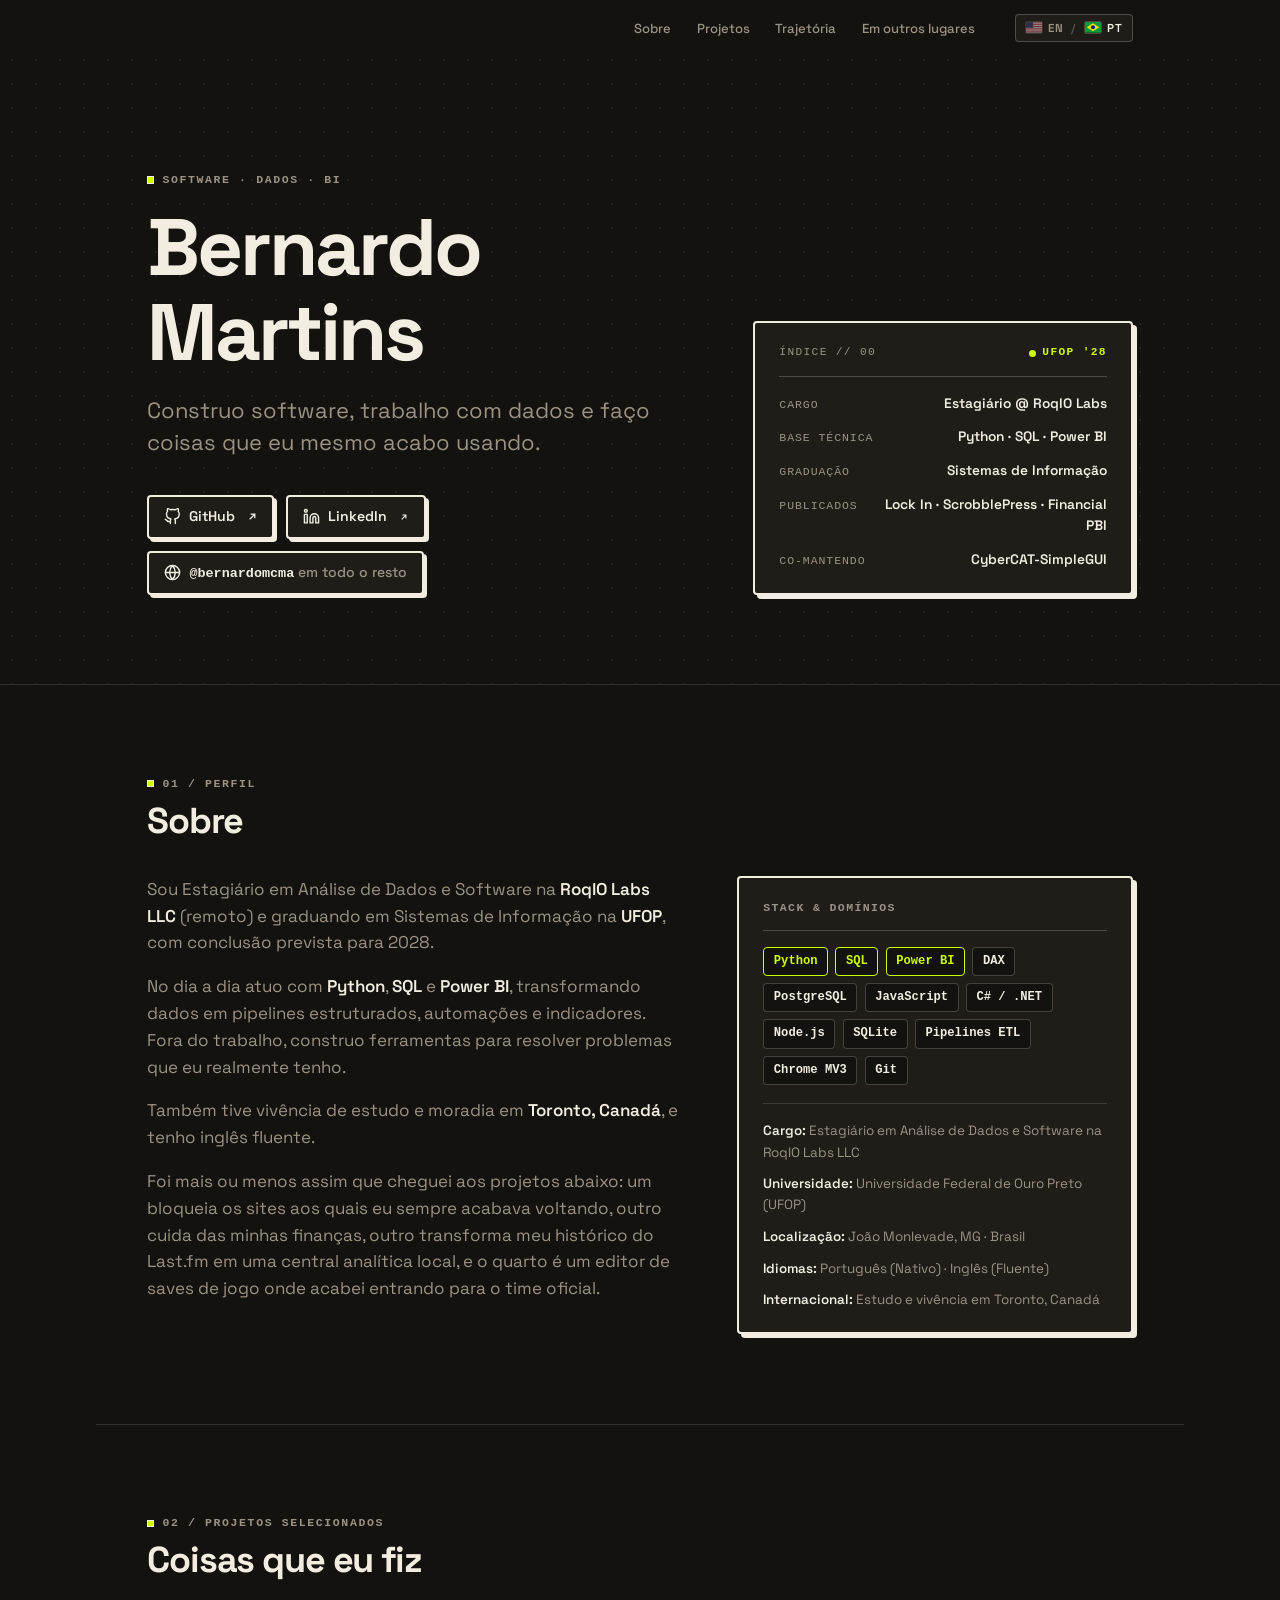
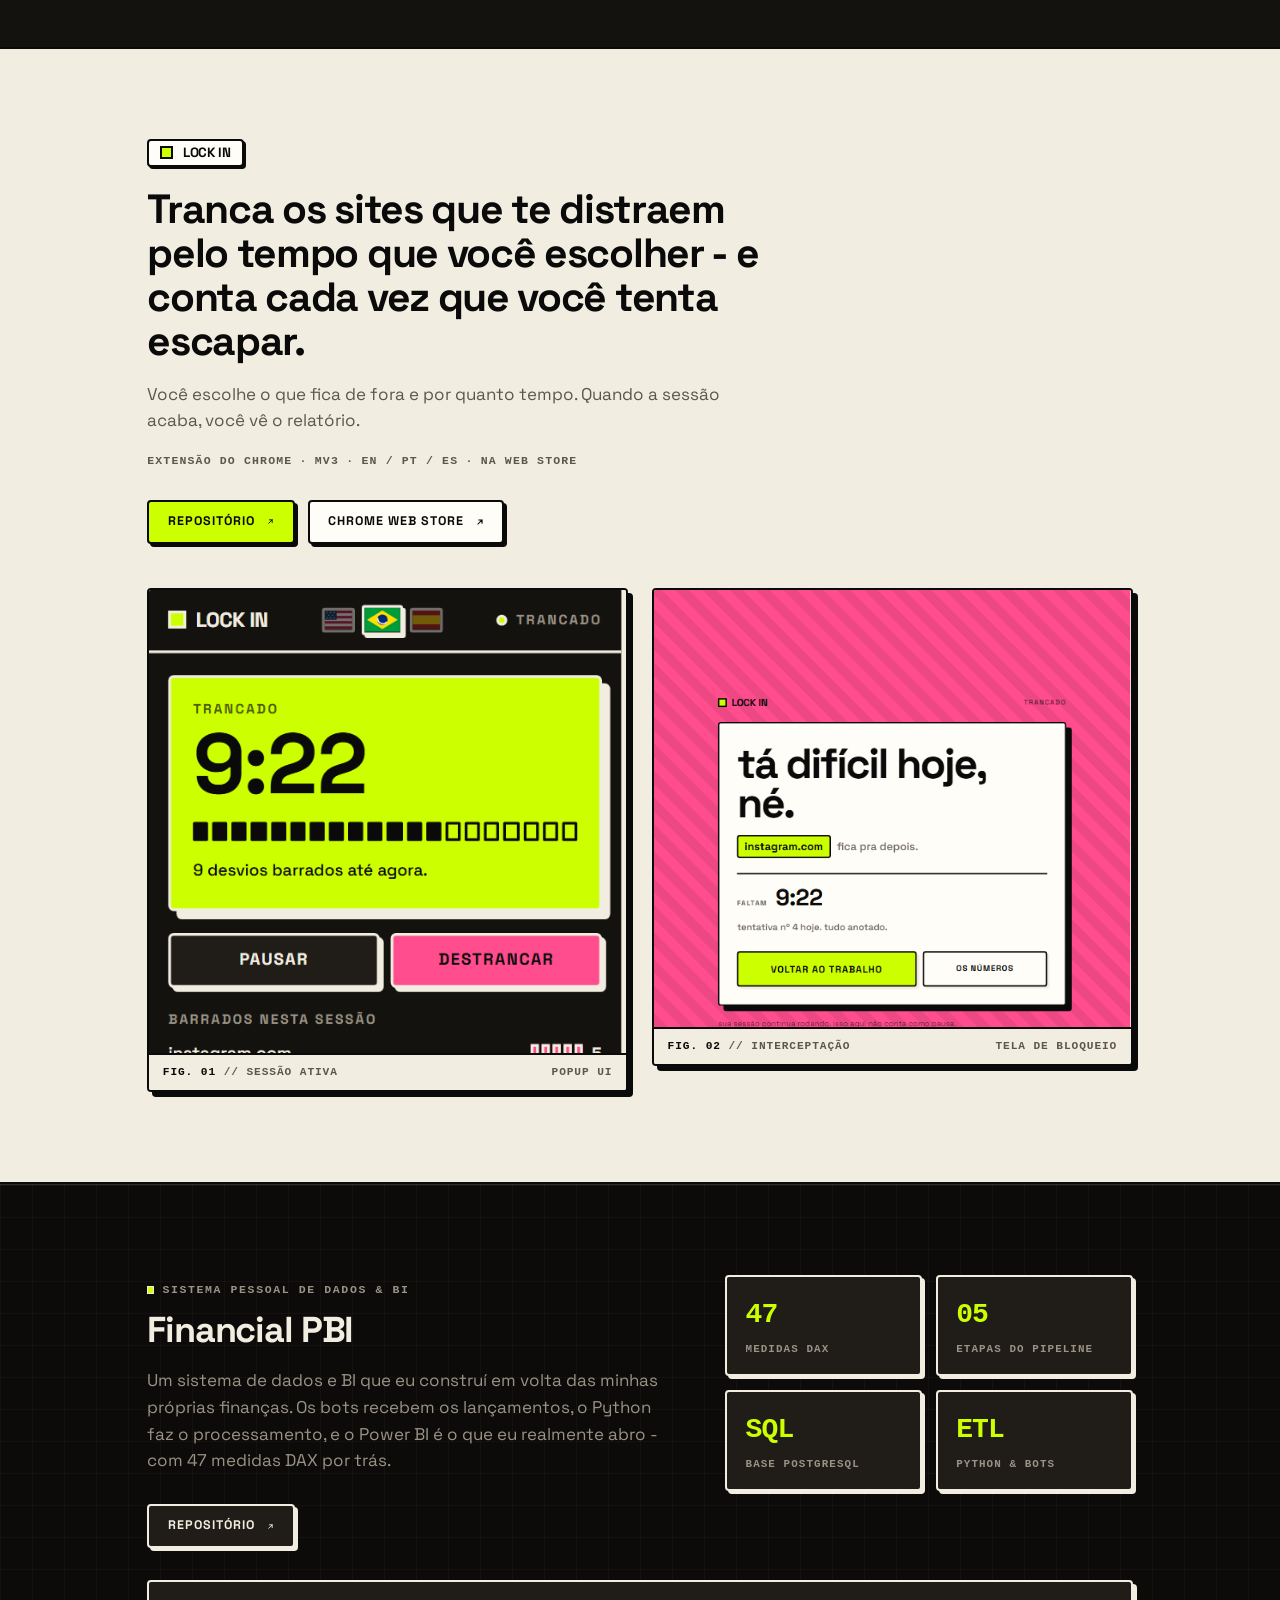
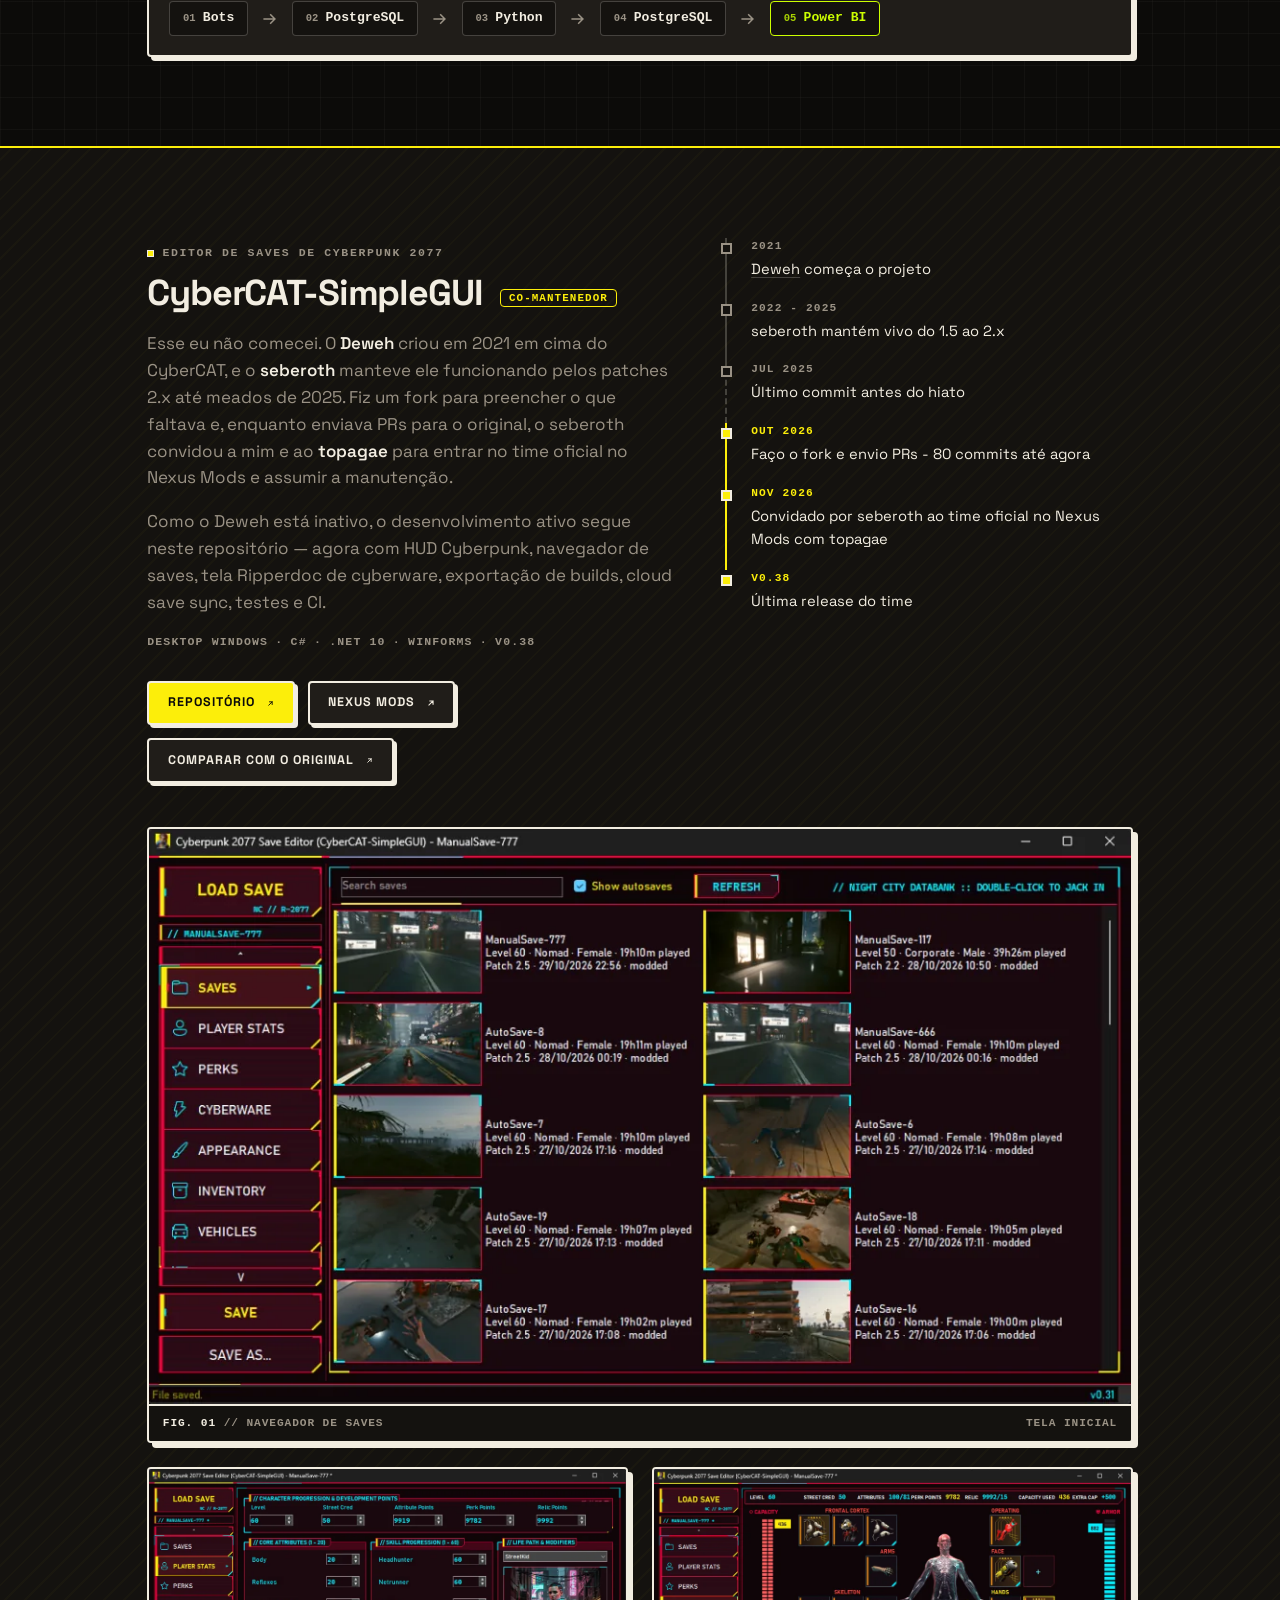
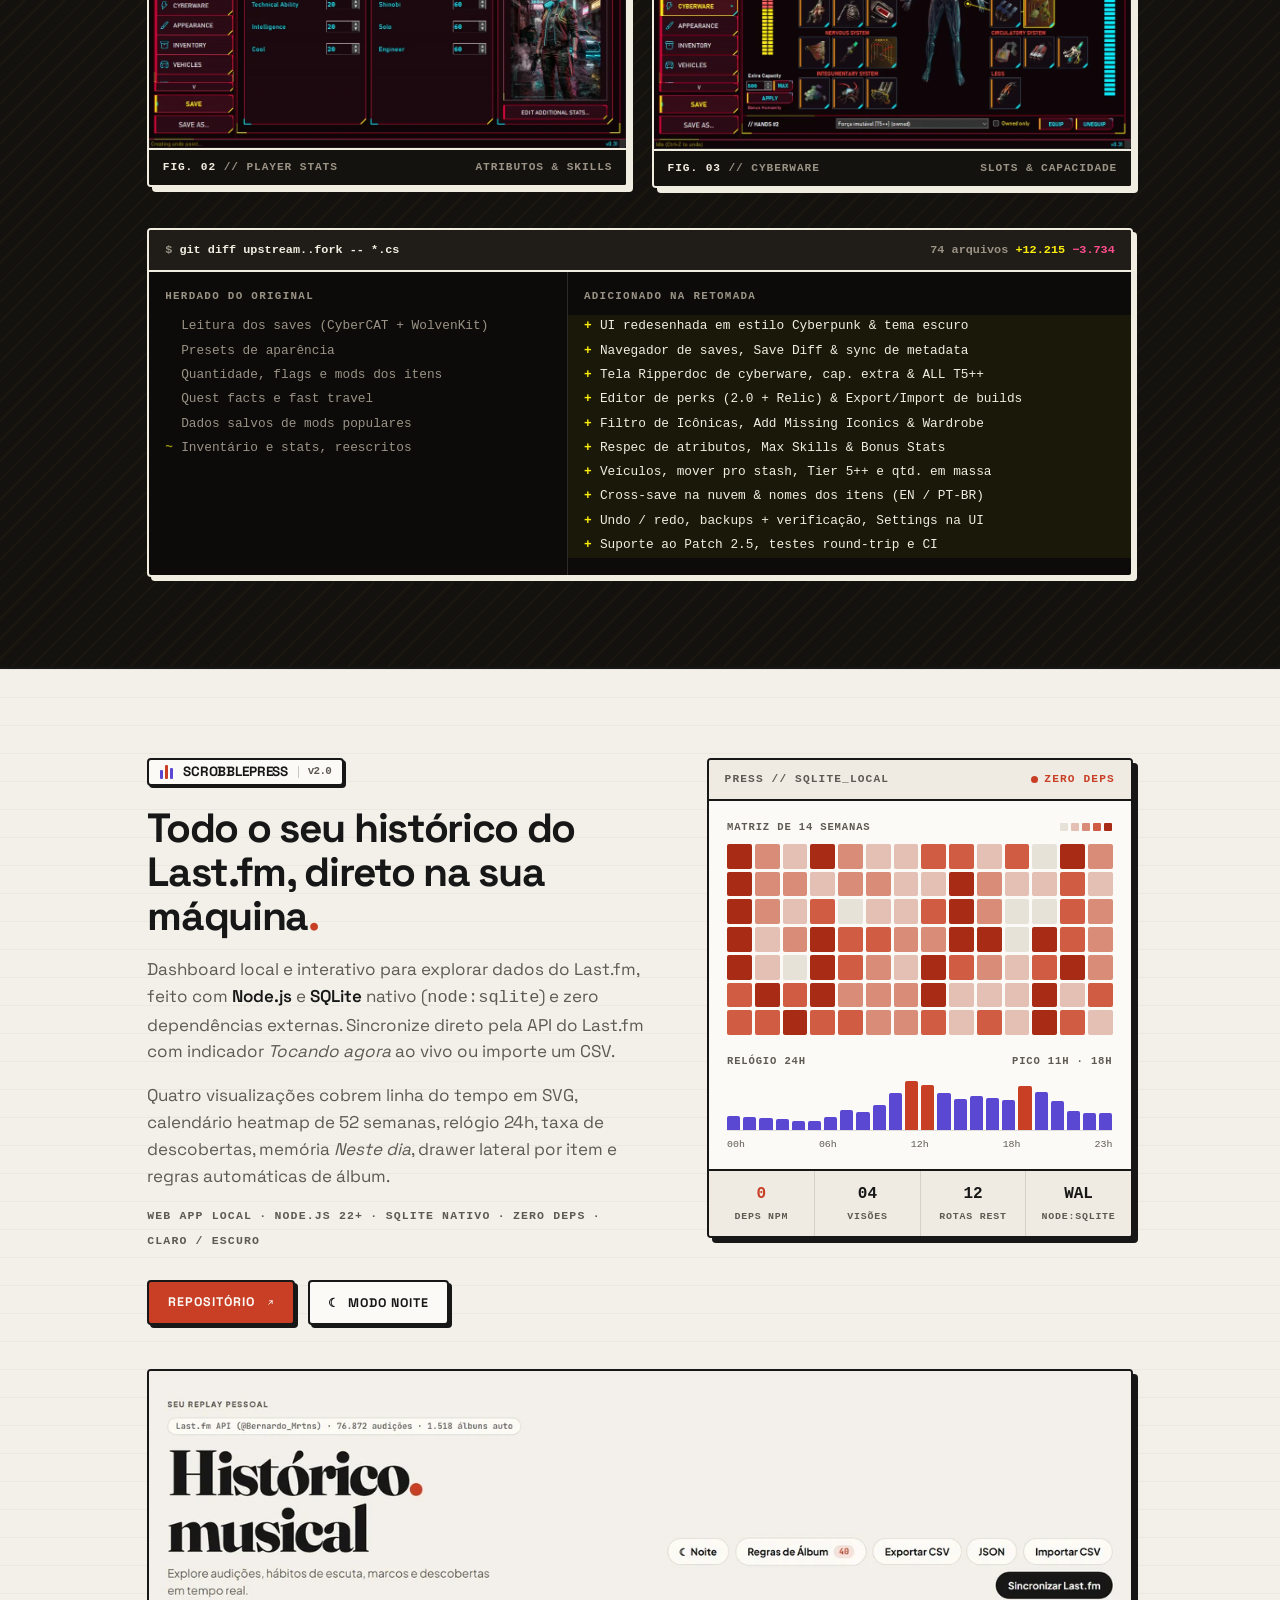
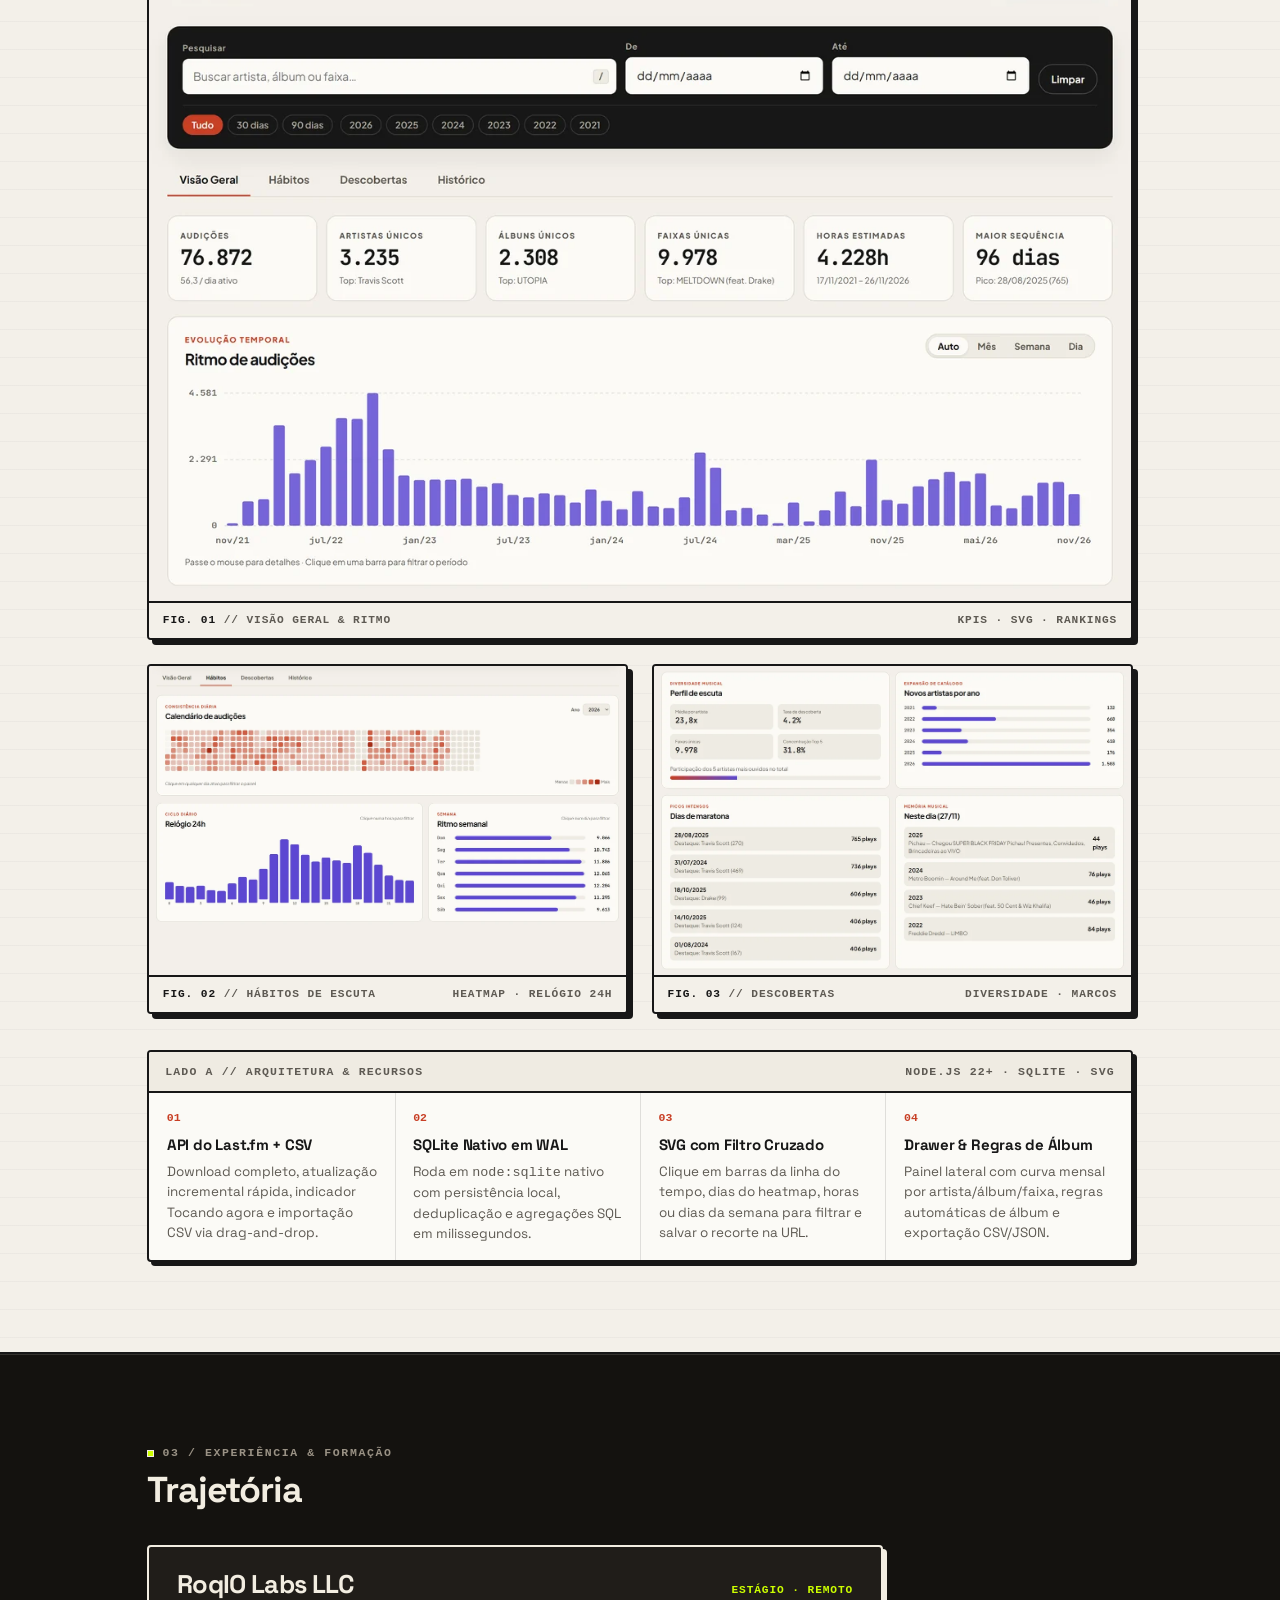
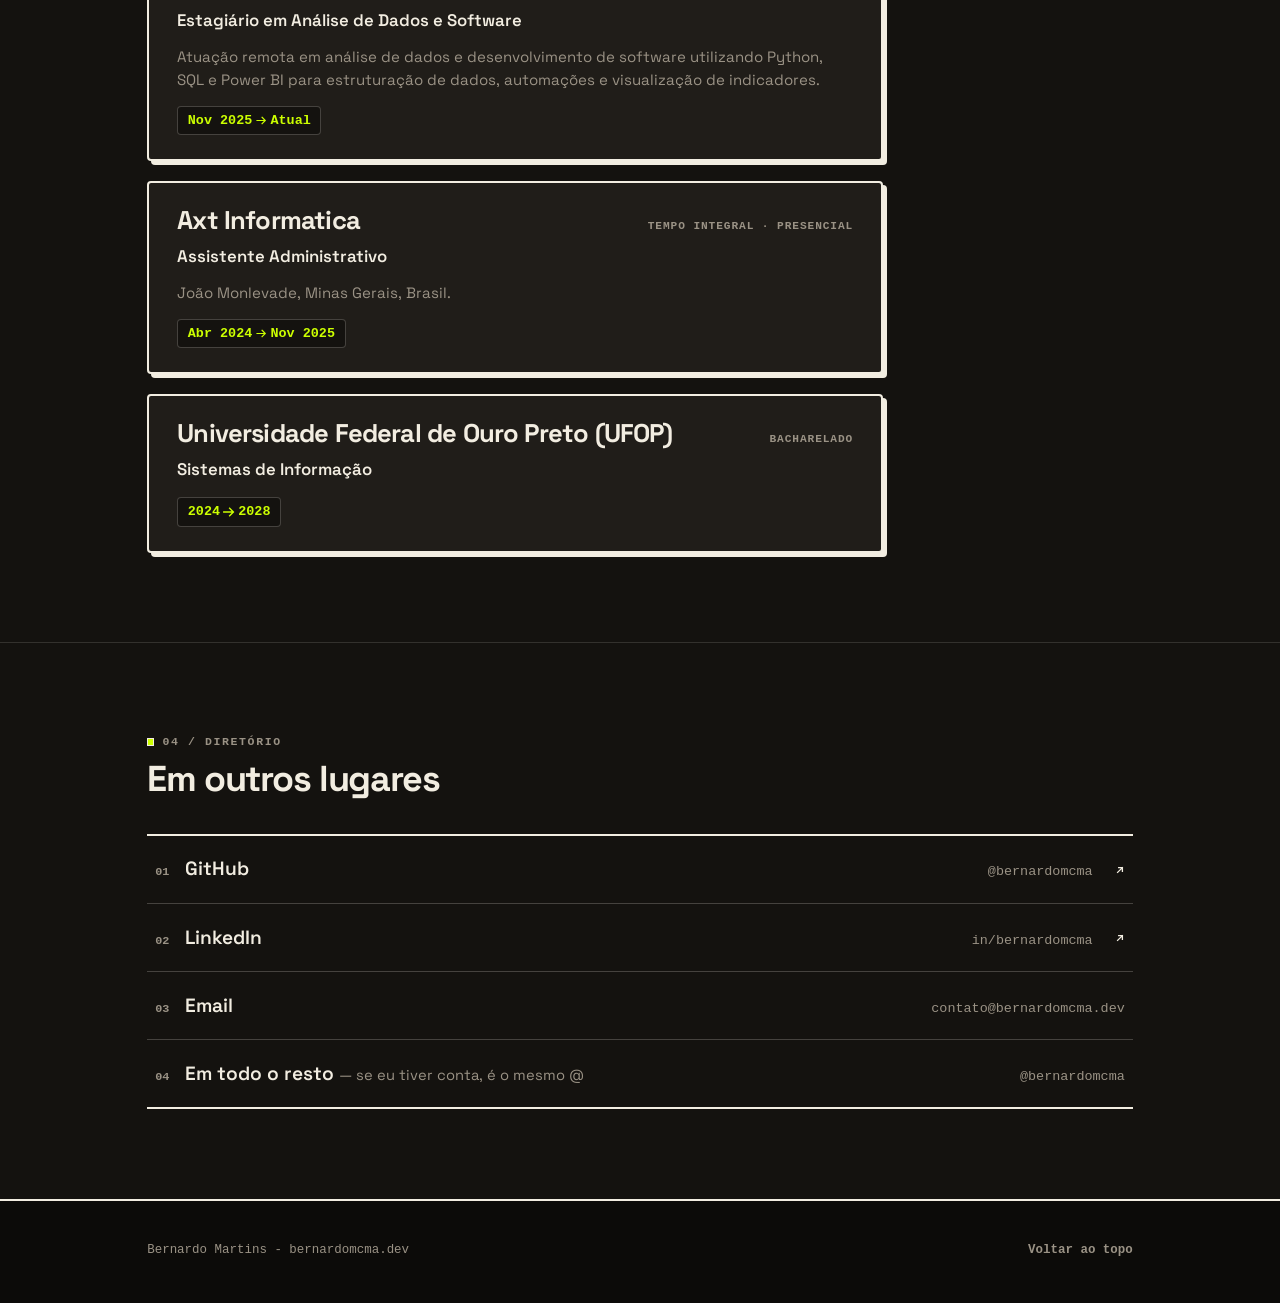
<file: pt/index.html>
<!DOCTYPE html>
<html lang="pt-BR">
<head>
<meta charset="utf-8">
<meta name="viewport" content="width=device-width, initial-scale=1">

<title>Bernardo Martins - software, dados, BI</title>
<meta name="description" content="Bernardo Martins é Estagiário em Análise de Dados e Software na RoqIO Labs LLC e cursa Sistemas de Informação na UFOP. Trabalha com Python, SQL, Power BI, JavaScript e C#.">
<meta name="author" content="Bernardo Martins">
<meta name="theme-color" content="#14120f">

<link rel="canonical" href="https://bernardomcma.dev/pt/">
<link rel="alternate" hreflang="en" href="https://bernardomcma.dev/">
<link rel="alternate" hreflang="pt-BR" href="https://bernardomcma.dev/pt/">
<link rel="alternate" hreflang="x-default" href="https://bernardomcma.dev/">

<meta property="og:type" content="website">
<meta property="og:site_name" content="Bernardo Martins">
<meta property="og:url" content="https://bernardomcma.dev/pt/">
<meta property="og:title" content="Bernardo Martins - software, dados, BI">
<meta property="og:description" content="Construo software, trabalho com dados e faço coisas que eu mesmo acabo usando. Sistemas de Informação na UFOP.">
<meta property="og:image" content="https://bernardomcma.dev/assets/img/og.png">
<meta property="og:image:width" content="1200">
<meta property="og:image:height" content="630">
<meta property="og:image:alt" content="Bernardo Martins - software, dados, BI">
<meta property="og:locale" content="pt_BR">
<meta property="og:locale:alternate" content="en_US">

<meta name="twitter:card" content="summary_large_image">
<meta name="twitter:title" content="Bernardo Martins - software, dados, BI">
<meta name="twitter:description" content="Construo software, trabalho com dados e faço coisas que eu mesmo acabo usando. Sistemas de Informação na UFOP.">
<meta name="twitter:image" content="https://bernardomcma.dev/assets/img/og.png">
<meta name="twitter:image:alt" content="Bernardo Martins - software, dados, BI">

<link rel="icon" href="/favicon.ico" sizes="32x32">
<link rel="icon" href="/favicon.svg" type="image/svg+xml">
<link rel="apple-touch-icon" href="/apple-touch-icon.png">
<link rel="manifest" href="/site.webmanifest">

<link rel="preload" href="/assets/fonts/space-grotesk-latin.woff2" as="font" type="font/woff2" crossorigin>
<link rel="stylesheet" href="/assets/css/main.css?v=7">

<script>document.documentElement.classList.add('js');</script>

<script type="application/ld+json">
{
  "@context": "https://schema.org",
  "@type": "Person",
  "name": "Bernardo Martins",
  "alternateName": "bernardomcma",
  "url": "https://bernardomcma.dev",
  "jobTitle": "Estagiário em Análise de Dados e Software",
  "worksFor": {
    "@type": "Organization",
    "name": "RoqIO Labs LLC"
  },
  "sameAs": [
    "https://www.linkedin.com/in/bernardomcma/",
    "https://github.com/bernardomcma"
  ],
  "affiliation": {
    "@type": "CollegeOrUniversity",
    "name": "Universidade Federal de Ouro Preto"
  },
  "knowsAbout": [
    "Desenvolvimento de software",
    "Dados",
    "Business Intelligence",
    "Python",
    "SQL",
    "Power BI",
    "JavaScript",
    "C#"
  ]
}
</script>
</head>

<body>
<a class="skip-link" href="#main">Pular para o conteúdo</a>

<header class="masthead" id="masthead">
  <div class="shell masthead__inner">
    <a class="brand" href="/pt/">Bernardo Martins</a>

    <nav class="sections" aria-label="Seções">
      <ul class="sections__list" role="list">
        <li><a href="#about">Sobre</a></li>
        <li><a href="#projects">Projetos</a></li>
        <li><a href="#education">Trajetória</a></li>
        <li><a href="#links">Em outros lugares</a></li>
      </ul>
    </nav>

    <p class="lang">
      <a class="lang__off" href="/" data-lang-link data-lang-base="/" hreflang="en" lang="en">
        <span class="visually-hidden">Ver em </span>
        <svg class="lang__flag" viewBox="0 0 18 12" width="18" height="12" aria-hidden="true"><rect width="18" height="12" fill="#fff"/><path d="M0 1h18M0 3h18M0 5h18M0 7h18M0 9h18M0 11h18" stroke="#b22234" stroke-width="1"/><rect width="8" height="6.5" fill="#3c3b6e"/></svg>
        <span>EN</span>
      </a>
      <span class="lang__sep" aria-hidden="true">/</span>
      <span class="lang__on" aria-current="true">
        <span class="visually-hidden">Idioma atual: </span>
        <svg class="lang__flag" viewBox="0 0 18 12" width="18" height="12" aria-hidden="true"><rect width="18" height="12" fill="#009b3a"/><polygon points="9,1.5 16,6 9,10.5 2,6" fill="#fedf00"/><circle cx="9" cy="6" r="2.3" fill="#002776"/></svg>
        <span>PT</span>
      </span>
    </p>
  </div>
</header>

<main id="main">

  <!-- ===================== Hero ===================== -->
  <section class="hero" id="top">
    <div class="shell hero__grid">
      <div>
        <p class="label hero__kicker">Software · Dados · BI</p>
        <h1>Bernardo Martins</h1>
        <p class="lead">Construo software, trabalho com dados e faço coisas que eu mesmo acabo usando.</p>

        <ul class="hero__links" role="list">
          <li>
            <a class="chip" href="https://github.com/bernardomcma" target="_blank" rel="noopener noreferrer">
              <svg class="chip__icon" xmlns="http://www.w3.org/2000/svg" width="18" height="18" viewBox="0 0 24 24" fill="none" stroke="currentColor" stroke-width="2" stroke-linecap="round" stroke-linejoin="round" aria-hidden="true"><path d="M9 19c-5 1.5-5-2.5-7-3m14 6v-3.87a3.37 3.37 0 0 0-.94-2.61c3.14-.35 6.44-1.54 6.44-7A5.44 5.44 0 0 0 20 4.77 5.07 5.07 0 0 0 19.91 1S18.73.65 16 2.48a13.38 13.38 0 0 0-7 0C6.27.65 5.09 1 5.09 1A5.07 5.07 0 0 0 5 4.77a5.44 5.44 0 0 0-1.5 3.78c0 5.42 3.3 6.61 6.44 7A3.37 3.37 0 0 0 9 18.13V22"></path></svg>
              GitHub<span class="visually-hidden"> (abre em uma nova aba)</span><span class="arrow" aria-hidden="true"></span>
            </a>
          </li>
          <li>
            <a class="chip" href="https://www.linkedin.com/in/bernardomcma/" target="_blank" rel="noopener noreferrer">
              <svg class="chip__icon" xmlns="http://www.w3.org/2000/svg" width="18" height="18" viewBox="0 0 24 24" fill="none" stroke="currentColor" stroke-width="2" stroke-linecap="round" stroke-linejoin="round" aria-hidden="true"><path d="M16 8a6 6 0 0 1 6 6v7h-4v-7a2 2 0 0 0-2-2 2 2 0 0 0-2 2v7h-4v-7a6 6 0 0 1 6-6z"></path><rect x="2" y="9" width="4" height="12"></rect><circle cx="4" cy="4" r="2"></circle></svg>
              LinkedIn<span class="visually-hidden"> (abre em uma nova aba)</span><span class="arrow" aria-hidden="true"></span>
            </a>
          </li>
          <li>
            <a class="chip" href="#links">
              <svg class="chip__icon" xmlns="http://www.w3.org/2000/svg" width="18" height="18" viewBox="0 0 24 24" fill="none" stroke="currentColor" stroke-width="2" stroke-linecap="round" stroke-linejoin="round" aria-hidden="true"><circle cx="12" cy="12" r="10"></circle><line x1="2" y1="12" x2="22" y2="12"></line><path d="M12 2a15.3 15.3 0 0 1 4 10 15.3 15.3 0 0 1-4 10 15.3 15.3 0 0 1-4-10 15.3 15.3 0 0 1 4-10z"></path></svg>
              <span><span class="chip__handle">@bernardomcma</span> <span class="chip__sub">em todo o resto</span></span>
            </a>
          </li>
        </ul>
      </div>

      <aside class="hero__card box" aria-label="Resumo rápido">
        <div class="hero__card-head">
          <span>Índice // 00</span>
          <span class="status-dot">UFOP '28</span>
        </div>
        <dl class="spec-dl">
          <div class="spec-row">
            <dt>Cargo</dt>
            <dd>Estagiário @ RoqIO Labs</dd>
          </div>
          <div class="spec-row">
            <dt>Base técnica</dt>
            <dd>Python · SQL · Power BI</dd>
          </div>
          <div class="spec-row">
            <dt>Graduação</dt>
            <dd>Sistemas de Informação</dd>
          </div>
          <div class="spec-row">
            <dt>Publicados</dt>
            <dd>Lock In · ScrobblePress · Financial PBI</dd>
          </div>
          <div class="spec-row">
            <dt>Co-mantendo</dt>
            <dd>CyberCAT-SimpleGUI</dd>
          </div>
        </dl>
      </aside>
    </div>
  </section>

  <div class="sentinel" aria-hidden="true"></div>

  <!-- ===================== About ===================== -->
  <section class="band" id="about" aria-labelledby="about-heading">
    <div class="shell">
      <div class="band__head">
        <span class="label">01 / Perfil</span>
        <h2 id="about-heading">Sobre</h2>
      </div>
      <div class="about__grid reveal">
        <div class="prose measure">
          <p>Sou Estagiário em Análise de Dados e Software na <strong>RoqIO Labs LLC</strong> (remoto) e graduando em Sistemas de Informação na <strong>UFOP</strong>, com conclusão prevista para 2028.</p>
          <p>No dia a dia atuo com <strong>Python</strong>, <strong>SQL</strong> e <strong>Power BI</strong>, transformando dados em pipelines estruturados, automações e indicadores. Fora do trabalho, construo ferramentas para resolver problemas que eu realmente tenho.</p>
          <p>Também tive vivência de estudo e moradia em <strong>Toronto, Canadá</strong>, e tenho inglês fluente.</p>
          <p>Foi mais ou menos assim que cheguei aos projetos abaixo: um bloqueia os sites aos quais eu sempre acabava voltando, outro cuida das minhas finanças, outro transforma meu histórico do Last.fm em uma central analítica local, e o quarto é um editor de saves de jogo onde acabei entrando para o time oficial.</p>
        </div>

        <aside class="about__specs box" aria-label="Stack técnico e trajetória">
          <p class="about__specs-title">Stack &amp; Domínios</p>
          <div class="tag-cluster">
            <span class="tag tag--accent">Python</span>
            <span class="tag tag--accent">SQL</span>
            <span class="tag tag--accent">Power BI</span>
            <span class="tag">DAX</span>
            <span class="tag">PostgreSQL</span>
            <span class="tag">JavaScript</span>
            <span class="tag">C# / .NET</span>
            <span class="tag">Node.js</span>
            <span class="tag">SQLite</span>
            <span class="tag">Pipelines ETL</span>
            <span class="tag">Chrome MV3</span>
            <span class="tag">Git</span>
          </div>
          <div class="about__meta-list">
            <p><strong>Cargo:</strong> Estagiário em Análise de Dados e Software na RoqIO Labs LLC</p>
            <p><strong>Universidade:</strong> Universidade Federal de Ouro Preto (UFOP)</p>
            <p><strong>Localização:</strong> João Monlevade, MG · Brasil</p>
            <p><strong>Idiomas:</strong> Português (Nativo) · Inglês (Fluente)</p>
            <p><strong>Internacional:</strong> Estudo e vivência em Toronto, Canadá</p>
          </div>
        </aside>
      </div>
    </div>
  </section>


  <!-- ===================== Projects ===================== -->
  <section id="projects" aria-labelledby="projects-heading">
    <div class="shell projects">
      <div class="band__head">
        <span class="label">02 / Projetos Selecionados</span>
        <h2 id="projects-heading">Coisas que eu fiz</h2>
      </div>
    </div>

    <!-- Lock In - this band runs on the project's own light theme, so it reads
         as a window into the actual thing rather than a row on this site. -->
    <div class="band band--lockin">
      <div class="shell">
        <div class="reveal">
          <h3 class="lockin__head">
            <span class="lockin__mark" aria-hidden="true"></span>
            <span class="lockin__word">Lock In</span>
          </h3>

          <!-- Lock In's own store description, verbatim from _locales/pt_BR. -->
          <p class="lockin__title">Tranca os sites que te distraem pelo tempo que você escolher - e conta cada vez que você tenta escapar.</p>

          <div class="prose measure project__body">
            <p>Você escolhe o que fica de fora e por quanto tempo. Quando a sessão acaba, você vê o relatório.</p>
          </div>

          <p class="project__meta">Extensão do Chrome <span aria-hidden="true">·</span> MV3 <span aria-hidden="true">·</span> EN / PT / ES <span aria-hidden="true">·</span> na Web Store</p>

          <p class="project__actions">
            <a class="btn btn--primary" href="https://github.com/bernardomcma/lockin-chrome-extension" target="_blank" rel="noopener noreferrer">
              Repositório<span class="visually-hidden"> no GitHub (abre em uma nova aba)</span><span class="arrow" aria-hidden="true"></span>
            </a>
            <a class="btn" href="https://chromewebstore.google.com/detail/nmhiefdklgehchcbmphhloepfolmdkkd" target="_blank" rel="noopener noreferrer">
              Chrome Web Store<span class="visually-hidden"> - instalar o Lock In (abre em uma nova aba)</span><span class="arrow" aria-hidden="true"></span>
            </a>
          </p>
        </div>

        <div class="shots">
          <figure class="shot">
            <img src="/assets/img/lockin/running-pt.webp" width="556" height="540" loading="lazy" decoding="async"
                 alt="O popup do Lock In contando o tempo de uma sessão de foco, com nove desvios barrados até agora.">
            <figcaption class="shot__cap">
              <span><strong>Fig. 01</strong> // Sessão Ativa</span>
              <span>Popup UI</span>
            </figcaption>
          </figure>
          <figure class="shot">
            <img src="/assets/img/lockin/blocked-pt.webp" width="596" height="546" loading="lazy" decoding="async"
                 alt="O Lock In bloqueando o instagram.com no meio da sessão, mostrando o tempo restante e que essa é a quarta tentativa do dia.">
            <figcaption class="shot__cap">
              <span><strong>Fig. 02</strong> // Interceptação</span>
              <span>Tela de Bloqueio</span>
            </figcaption>
          </figure>
        </div>
      </div>
    </div>

    <!-- Financial PBI - stays in the site's dark system, one step sunken. -->
    <div class="band band--data">
      <div class="shell">
        <div class="reveal">
          <div class="data__grid">
            <div>
              <p class="label" style="margin-bottom: 0.75rem;">Sistema Pessoal de Dados &amp; BI</p>
              <h3>Financial PBI</h3>

              <div class="prose measure project__body">
                <p>Um sistema de dados e BI que eu construí em volta das minhas próprias finanças. Os bots recebem os lançamentos, o Python faz o processamento, e o Power BI é o que eu realmente abro - com 47 medidas DAX por trás.</p>
              </div>

              <p class="project__actions">
                <a class="btn" href="https://github.com/bernardomcma/financial-pbi" target="_blank" rel="noopener noreferrer">
                  Repositório<span class="visually-hidden"> no GitHub (abre em uma nova aba)</span><span class="arrow" aria-hidden="true"></span>
                </a>
              </p>
            </div>

            <div class="metrics-grid" aria-label="Telemetria do sistema">
              <div class="metric-card">
                <span class="metric-card__val">47</span>
                <span class="metric-card__lbl">Medidas DAX</span>
              </div>
              <div class="metric-card">
                <span class="metric-card__val">05</span>
                <span class="metric-card__lbl">Etapas do Pipeline</span>
              </div>
              <div class="metric-card">
                <span class="metric-card__val">SQL</span>
                <span class="metric-card__lbl">Base PostgreSQL</span>
              </div>
              <div class="metric-card">
                <span class="metric-card__val">ETL</span>
                <span class="metric-card__lbl">Python &amp; Bots</span>
              </div>
            </div>
          </div>

          <p class="flow" role="img" aria-label="Arquitetura: bots para o PostgreSQL, processamento em Python, de volta para o PostgreSQL e então lido pelo Power BI.">
            <span class="flow__node"><span class="flow__idx">01</span>Bots</span><span class="arrow-r" aria-hidden="true"></span><span class="flow__node"><span class="flow__idx">02</span>PostgreSQL</span><span class="arrow-r" aria-hidden="true"></span><span class="flow__node"><span class="flow__idx">03</span>Python</span><span class="arrow-r" aria-hidden="true"></span><span class="flow__node"><span class="flow__idx">04</span>PostgreSQL</span><span class="arrow-r" aria-hidden="true"></span><span class="flow__node"><span class="flow__idx">05</span>Power BI</span>
          </p>
        </div>
      </div>
    </div>

    <!-- CyberCAT-SimpleGUI - started as a fork, then invited by seberoth to join
         the official Nexus Mods team alongside topagae and take over maintenance. -->
    <div class="band band--cyber">
      <div class="shell">
        <div class="reveal">
          <div class="cyber__grid">
            <div>
              <p class="label" style="margin-bottom: 0.75rem;">Editor de Saves de Cyberpunk 2077</p>
              <h3>CyberCAT-SimpleGUI <span class="cyber__fork">Co-mantenedor</span></h3>

              <div class="prose measure project__body">
                <p>Esse eu não comecei. O <strong>Deweh</strong> criou em 2021 em cima do CyberCAT, e o <strong>seberoth</strong> manteve ele funcionando pelos patches 2.x até meados de 2025. Fiz um fork para preencher o que faltava e, enquanto enviava PRs para o original, o seberoth convidou a mim e ao <strong>topagae</strong> para entrar no time oficial no Nexus Mods e assumir a manutenção.</p>
                <p>Como o Deweh está inativo, o desenvolvimento ativo segue neste repositório — agora com HUD Cyberpunk, navegador de saves, tela Ripperdoc de cyberware, exportação de builds, cloud save sync, testes e CI.</p>
              </div>

              <p class="project__meta">Desktop Windows <span aria-hidden="true">·</span> C# <span aria-hidden="true">·</span> .NET 10 <span aria-hidden="true">·</span> WinForms <span aria-hidden="true">·</span> <span data-cyber-ver>v0.38</span></p>

              <p class="project__actions">
                <a class="btn btn--primary" href="https://github.com/bernardomcma/CyberCAT-SimpleGUI" target="_blank" rel="noopener noreferrer">
                  Repositório<span class="visually-hidden"> no GitHub (abre em uma nova aba)</span><span class="arrow" aria-hidden="true"></span>
                </a>
                <a class="btn" href="https://www.nexusmods.com/cyberpunk2077/mods/36532" target="_blank" rel="noopener noreferrer">
                  Nexus Mods<span class="visually-hidden"> página oficial do mod (abre em uma nova aba)</span><span class="arrow" aria-hidden="true"></span>
                </a>
                <a class="btn" href="https://github.com/Deweh/CyberCAT-SimpleGUI/compare/master...bernardomcma:CyberCAT-SimpleGUI:master" target="_blank" rel="noopener noreferrer">
                  Comparar com o original<span class="visually-hidden"> no GitHub (abre em uma nova aba)</span><span class="arrow" aria-hidden="true"></span>
                </a>
              </p>
            </div>

            <ol class="lineage" aria-label="Histórico do projeto">
              <li class="lineage__item">
                <span class="lineage__when">2021</span>
                <span class="lineage__what"><a href="https://github.com/Deweh/CyberCAT-SimpleGUI" target="_blank" rel="noopener noreferrer">Deweh<span class="visually-hidden"> (abre em uma nova aba)</span></a> começa o projeto</span>
              </li>
              <li class="lineage__item">
                <span class="lineage__when">2022 - 2025</span>
                <span class="lineage__what">seberoth mantém vivo do 1.5 ao 2.x</span>
              </li>
              <li class="lineage__item lineage__item--gap">
                <span class="lineage__when">Jul 2025</span>
                <span class="lineage__what">Último commit antes do hiato</span>
              </li>
              <li class="lineage__item lineage__item--mine">
                <span class="lineage__when">Out 2026</span>
                <span class="lineage__what">Faço o fork e envio PRs - <span data-cyber-commits>80</span> commits até agora</span>
              </li>
              <li class="lineage__item lineage__item--mine">
                <span class="lineage__when">Nov 2026</span>
                <span class="lineage__what">Convidado por seberoth ao time oficial no Nexus Mods com topagae</span>
              </li>
              <li class="lineage__item lineage__item--mine">
                <span class="lineage__when" data-cyber-ver>v0.38</span>
                <span class="lineage__what">Última release do time</span>
              </li>
            </ol>
          </div>

          <!-- Real release build, Cyberpunk HUD theme, on real saves. -->
          <div class="shots">
            <figure class="shot shot--wide">
              <img src="/assets/img/cybercat/saves.webp" width="1024" height="600" loading="lazy" decoding="async"
                   alt="A tela inicial do editor no tema Cyberpunk: uma grade de saves de Cyberpunk 2077, cada um com a captura de tela, nível, origem, tempo de jogo e patch.">
              <figcaption class="shot__cap">
                <span><strong>Fig. 01</strong> // Navegador de Saves</span>
                <span>Tela Inicial</span>
              </figcaption>
            </figure>
            <figure class="shot">
              <img src="/assets/img/cybercat/stats.webp" width="1024" height="599" loading="lazy" decoding="async"
                   alt="A aba Player Stats editando nível, credibilidade, atributos, progressão de habilidades do 2.0 e caminho de vida.">
              <figcaption class="shot__cap">
                <span><strong>Fig. 02</strong> // Player Stats</span>
                <span>Atributos &amp; Skills</span>
              </figcaption>
            </figure>
            <figure class="shot">
              <img src="/assets/img/cybercat/cyberware.webp" width="1024" height="601" loading="lazy" decoding="async"
                   alt="A aba Cyberware mostrando o diagrama de slots do corpo, implantes equipados com cores de raridade, medidores de capacidade e armadura e controle de capacidade extra.">
              <figcaption class="shot__cap">
                <span><strong>Fig. 03</strong> // Cyberware</span>
                <span>Slots &amp; Capacidade</span>
              </figcaption>
            </figure>
          </div>

          <div class="ledger">
            <p class="ledger__head">
              <span class="ledger__cmd">git diff upstream..fork -- *.cs</span>
              <span class="ledger__stat"><span data-cyber-files>74</span> arquivos <span class="add" data-cyber-add>+12.215</span> <span class="del" data-cyber-del>−3.734</span></span>
            </p>
            <div class="ledger__body">
              <div class="ledger__col">
                <p class="ledger__title">Herdado do original</p>
                <ul role="list">
                  <li class="ledger__line" data-sign=" ">Leitura dos saves (CyberCAT + WolvenKit)</li>
                  <li class="ledger__line" data-sign=" ">Presets de aparência</li>
                  <li class="ledger__line" data-sign=" ">Quantidade, flags e mods dos itens</li>
                  <li class="ledger__line" data-sign=" ">Quest facts e fast travel</li>
                  <li class="ledger__line" data-sign=" ">Dados salvos de mods populares</li>
                  <li class="ledger__line ledger__line--mod" data-sign="~">Inventário e stats, reescritos</li>
                </ul>
              </div>
              <div class="ledger__col">
                <p class="ledger__title">Adicionado na retomada</p>
                <ul role="list">
                  <li class="ledger__line ledger__line--add" data-sign="+">UI redesenhada em estilo Cyberpunk &amp; tema escuro</li>
                  <li class="ledger__line ledger__line--add" data-sign="+">Navegador de saves, Save Diff &amp; sync de metadata</li>
                  <li class="ledger__line ledger__line--add" data-sign="+">Tela Ripperdoc de cyberware, cap. extra &amp; ALL T5++</li>
                  <li class="ledger__line ledger__line--add" data-sign="+">Editor de perks (2.0 + Relic) &amp; Export/Import de builds</li>
                  <li class="ledger__line ledger__line--add" data-sign="+">Filtro de Icônicas, Add Missing Iconics &amp; Wardrobe</li>
                  <li class="ledger__line ledger__line--add" data-sign="+">Respec de atributos, Max Skills &amp; Bonus Stats</li>
                  <li class="ledger__line ledger__line--add" data-sign="+">Veículos, mover pro stash, Tier 5++ e qtd. em massa</li>
                  <li class="ledger__line ledger__line--add" data-sign="+">Cross-save na nuvem &amp; nomes dos itens (EN / PT-BR)</li>
                  <li class="ledger__line ledger__line--add" data-sign="+">Undo / redo, backups + verificação, Settings na UI</li>
                  <li class="ledger__line ledger__line--add" data-sign="+">Suporte ao Patch 2.5, testes round-trip e CI</li>
                </ul>
              </div>
            </div>
          </div>
        </div>
      </div>
    </div>

    <!-- ScrobblePress - runs on the project's own warm editorial newsprint
         palette, with a live Day / Night toggle matching its UI. -->
    <div class="band band--scrobble">
      <div class="shell">
        <div class="reveal">
          <div class="scrobble__grid">
            <div>
              <h3 class="scrobble__head">
                <span class="scrobble__bars" aria-hidden="true"><i></i><i></i><i></i></span>
                <span class="scrobble__word">ScrobblePress</span>
                <span class="scrobble__ver">v2.0</span>
              </h3>

              <p class="scrobble__title">Todo o seu histórico do Last.fm, direto na sua máquina<span class="scrobble__dot">.</span></p>

              <div class="prose measure project__body">
                <p>Dashboard local e interativo para explorar dados do Last.fm, feito com <strong>Node.js</strong> e <strong>SQLite</strong> nativo (<code>node:sqlite</code>) e zero dependências externas. Sincronize direto pela API do Last.fm com indicador <em>Tocando agora</em> ao vivo ou importe um CSV.</p>
                <p>Quatro visualizações cobrem linha do tempo em SVG, calendário heatmap de 52 semanas, relógio 24h, taxa de descobertas, memória <em>Neste dia</em>, drawer lateral por item e regras automáticas de álbum.</p>
              </div>

              <p class="project__meta">Web app local <span aria-hidden="true">·</span> Node.js 22+ <span aria-hidden="true">·</span> SQLite nativo <span aria-hidden="true">·</span> Zero deps <span aria-hidden="true">·</span> Claro / Escuro</p>

              <p class="project__actions">
                <a class="btn btn--primary" href="https://github.com/bernardomcma/scrobblepress" target="_blank" rel="noopener noreferrer">
                  Repositório<span class="visually-hidden"> no GitHub (abre em uma nova aba)</span><span class="arrow" aria-hidden="true"></span>
                </a>
                <button type="button" class="btn scrobble__theme-btn" data-scrobble-toggle aria-pressed="false" data-label-night="Modo Noite" data-label-day="Modo Dia">
                  <span data-scrobble-toggle-icon aria-hidden="true">&#9790;</span> <span data-scrobble-toggle-label>Modo Noite</span>
                </button>
              </p>
            </div>

            <aside class="scrobble__console" aria-label="Prévia de telemetria do ScrobblePress">
              <div class="scrobble__console-bar">
                <span>Press // SQLite_Local</span>
                <span class="scrobble__live">Zero Deps</span>
              </div>

              <div class="scrobble__console-body">
                <div>
                  <div class="scrobble__viz-head">
                    <span>Matriz de 14 Semanas</span>
                    <span class="scrobble__hm-legend" aria-hidden="true">
                      <i class="hm-0"></i><i class="hm-1"></i><i class="hm-2"></i><i class="hm-3"></i><i class="hm-4"></i>
                    </span>
                  </div>
                  <div class="scrobble__hm" role="img" aria-label="Heatmap diário de 14 semanas extraído de uma base real do ScrobblePress.">
                    <i class="hm-4"></i><i class="hm-4"></i><i class="hm-4"></i><i class="hm-4"></i><i class="hm-4"></i><i class="hm-3"></i><i class="hm-3"></i>
                    <i class="hm-2"></i><i class="hm-2"></i><i class="hm-2"></i><i class="hm-1"></i><i class="hm-1"></i><i class="hm-4"></i><i class="hm-3"></i>
                    <i class="hm-1"></i><i class="hm-2"></i><i class="hm-1"></i><i class="hm-2"></i><i class="hm-0"></i><i class="hm-3"></i><i class="hm-4"></i>
                    <i class="hm-4"></i><i class="hm-1"></i><i class="hm-3"></i><i class="hm-4"></i><i class="hm-4"></i><i class="hm-4"></i><i class="hm-3"></i>
                    <i class="hm-2"></i><i class="hm-2"></i><i class="hm-0"></i><i class="hm-3"></i><i class="hm-3"></i><i class="hm-2"></i><i class="hm-3"></i>
                    <i class="hm-1"></i><i class="hm-2"></i><i class="hm-1"></i><i class="hm-3"></i><i class="hm-2"></i><i class="hm-2"></i><i class="hm-2"></i>
                    <i class="hm-1"></i><i class="hm-1"></i><i class="hm-1"></i><i class="hm-2"></i><i class="hm-1"></i><i class="hm-2"></i><i class="hm-2"></i>
                    <i class="hm-3"></i><i class="hm-1"></i><i class="hm-3"></i><i class="hm-2"></i><i class="hm-4"></i><i class="hm-4"></i><i class="hm-3"></i>
                    <i class="hm-3"></i><i class="hm-4"></i><i class="hm-4"></i><i class="hm-4"></i><i class="hm-3"></i><i class="hm-1"></i><i class="hm-1"></i>
                    <i class="hm-1"></i><i class="hm-2"></i><i class="hm-2"></i><i class="hm-4"></i><i class="hm-2"></i><i class="hm-1"></i><i class="hm-3"></i>
                    <i class="hm-3"></i><i class="hm-1"></i><i class="hm-0"></i><i class="hm-0"></i><i class="hm-1"></i><i class="hm-1"></i><i class="hm-1"></i>
                    <i class="hm-0"></i><i class="hm-1"></i><i class="hm-0"></i><i class="hm-4"></i><i class="hm-3"></i><i class="hm-4"></i><i class="hm-4"></i>
                    <i class="hm-4"></i><i class="hm-3"></i><i class="hm-3"></i><i class="hm-3"></i><i class="hm-4"></i><i class="hm-1"></i><i class="hm-3"></i>
                    <i class="hm-2"></i><i class="hm-1"></i><i class="hm-2"></i><i class="hm-2"></i><i class="hm-2"></i><i class="hm-3"></i><i class="hm-1"></i>
                  </div>
                </div>

                <div>
                  <div class="scrobble__viz-head">
                    <span>Relógio 24h</span>
                    <span>Pico 11h · 18h</span>
                  </div>
                  <div class="scrobble__clock" role="img" aria-label="Distribuição de audições por hora do dia com picos às 11h, 12h e 18h.">
                    <i style="--h: 29%"></i><i style="--h: 27%"></i><i style="--h: 25%"></i><i style="--h: 23%"></i>
                    <i style="--h: 20%"></i><i style="--h: 19%"></i><i style="--h: 27%"></i><i style="--h: 41%"></i>
                    <i style="--h: 37%"></i><i style="--h: 51%"></i><i style="--h: 77%"></i><i class="is-peak" style="--h: 100%"></i>
                    <i class="is-peak" style="--h: 92%"></i><i style="--h: 76%"></i><i style="--h: 65%"></i><i style="--h: 70%"></i>
                    <i style="--h: 67%"></i><i style="--h: 63%"></i><i class="is-peak" style="--h: 90%"></i><i style="--h: 79%"></i>
                    <i style="--h: 60%"></i><i style="--h: 40%"></i><i style="--h: 36%"></i><i style="--h: 35%"></i>
                  </div>
                  <div class="scrobble__clock-axis" aria-hidden="true">
                    <span>00h</span><span>06h</span><span>12h</span><span>18h</span><span>23h</span>
                  </div>
                </div>
              </div>

              <div class="scrobble__specs">
                <div class="scrobble__spec">
                  <span class="scrobble__spec-val">0</span>
                  <span class="scrobble__spec-lbl">deps npm</span>
                </div>
                <div class="scrobble__spec">
                  <span class="scrobble__spec-val">04</span>
                  <span class="scrobble__spec-lbl">Visões</span>
                </div>
                <div class="scrobble__spec">
                  <span class="scrobble__spec-val">12</span>
                  <span class="scrobble__spec-lbl">Rotas REST</span>
                </div>
                <div class="scrobble__spec">
                  <span class="scrobble__spec-val">WAL</span>
                  <span class="scrobble__spec-lbl">node:sqlite</span>
                </div>
              </div>
            </aside>
          </div>

          <div class="shots">
            <figure class="shot shot--wide">
              <img src="/assets/img/scrobblepress/overview-light.webp"
                   data-src-light="/assets/img/scrobblepress/overview-light.webp"
                   data-src-dark="/assets/img/scrobblepress/overview-dark.webp"
                   width="1200" height="1015" loading="lazy" decoding="async"
                   alt="Visão geral do ScrobblePress mostrando o cabeçalho editorial, barra global de filtros, seis cartões de KPI e linha do tempo em SVG.">
              <figcaption class="shot__cap">
                <span><strong>Fig. 01</strong> // Visão Geral &amp; Ritmo</span>
                <span>KPIs · SVG · Rankings</span>
              </figcaption>
            </figure>
            <figure class="shot">
              <img src="/assets/img/scrobblepress/habits-light.webp"
                   data-src-light="/assets/img/scrobblepress/habits-light.webp"
                   data-src-dark="/assets/img/scrobblepress/habits-dark.webp"
                   width="1080" height="699" loading="lazy" decoding="async"
                   alt="Aba Hábitos do ScrobblePress com o calendário heatmap anual de 52 semanas, relógio 24h e barras de ritmo semanal.">
              <figcaption class="shot__cap">
                <span><strong>Fig. 02</strong> // Hábitos de Escuta</span>
                <span>Heatmap · Relógio 24h</span>
              </figcaption>
            </figure>
            <figure class="shot">
              <img src="/assets/img/scrobblepress/insights-light.webp"
                   data-src-light="/assets/img/scrobblepress/insights-light.webp"
                   data-src-dark="/assets/img/scrobblepress/insights-dark.webp"
                   width="1080" height="699" loading="lazy" decoding="async"
                   alt="Aba Descobertas do ScrobblePress exibindo métricas de diversidade musical, novos artistas por ano, dias de maratona e Neste dia.">
              <figcaption class="shot__cap">
                <span><strong>Fig. 03</strong> // Descobertas</span>
                <span>Diversidade · Marcos</span>
              </figcaption>
            </figure>
          </div>

          <div class="scrobble__notes">
            <p class="scrobble__notes-head">
              <span>Lado A // Arquitetura &amp; Recursos</span>
              <span>Node.js 22+ · SQLite · SVG</span>
            </p>
            <div class="scrobble__notes-grid">
              <div class="scrobble__note">
                <span class="scrobble__note-num">01</span>
                <p class="scrobble__note-title">API do Last.fm + CSV</p>
                <p class="scrobble__note-desc">Download completo, atualização incremental rápida, indicador Tocando agora e importação CSV via drag-and-drop.</p>
              </div>
              <div class="scrobble__note">
                <span class="scrobble__note-num">02</span>
                <p class="scrobble__note-title">SQLite Nativo em WAL</p>
                <p class="scrobble__note-desc">Roda em <code>node:sqlite</code> nativo com persistência local, deduplicação e agregações SQL em milissegundos.</p>
              </div>
              <div class="scrobble__note">
                <span class="scrobble__note-num">03</span>
                <p class="scrobble__note-title">SVG com Filtro Cruzado</p>
                <p class="scrobble__note-desc">Clique em barras da linha do tempo, dias do heatmap, horas ou dias da semana para filtrar e salvar o recorte na URL.</p>
              </div>
              <div class="scrobble__note">
                <span class="scrobble__note-num">04</span>
                <p class="scrobble__note-title">Drawer &amp; Regras de Álbum</p>
                <p class="scrobble__note-desc">Painel lateral com curva mensal por artista/álbum/faixa, regras automáticas de álbum e exportação CSV/JSON.</p>
              </div>
            </div>
          </div>
        </div>
      </div>
    </div>

    <!-- TODO: next project goes here, as another .band inside this section. -->
  </section>

  <!-- ===================== Experience & Education ===================== -->
  <section class="band" id="education" aria-labelledby="education-heading">
    <div class="shell">
      <div class="band__head">
        <span class="label">03 / Experiência &amp; Formação</span>
        <h2 id="education-heading">Trajetória</h2>
      </div>
      <div class="edu-list reveal">
        <article class="edu">
          <div class="edu__top">
            <h3 class="edu__where">RoqIO Labs LLC</h3>
            <span class="edu__tag edu__tag--current">Estágio · Remoto</span>
          </div>
          <p class="edu__course">Estagiário em Análise de Dados e Software</p>
          <p class="edu__desc">Atuação remota em análise de dados e desenvolvimento de software utilizando Python, SQL e Power BI para estruturação de dados, automações e visualização de indicadores.</p>
          <p class="edu__when">Nov 2025<span class="arrow-r" aria-hidden="true"></span>Atual</p>
        </article>
        <article class="edu">
          <div class="edu__top">
            <h3 class="edu__where">Axt Informatica</h3>
            <span class="edu__tag">Tempo integral · Presencial</span>
          </div>
          <p class="edu__course">Assistente Administrativo</p>
          <p class="edu__desc">João Monlevade, Minas Gerais, Brasil.</p>
          <p class="edu__when">Abr 2024<span class="arrow-r" aria-hidden="true"></span>Nov 2025</p>
        </article>
        <article class="edu">
          <div class="edu__top">
            <h3 class="edu__where">Universidade Federal de Ouro Preto (UFOP)</h3>
            <span class="edu__tag">Bacharelado</span>
          </div>
          <p class="edu__course">Sistemas de Informação</p>
          <p class="edu__when">2024<span class="arrow-r" aria-hidden="true"></span>2028</p>
        </article>
      </div>
    </div>
  </section>

  <!-- ===================== Elsewhere ===================== -->
  <section class="band" id="links" aria-labelledby="links-heading">
    <div class="shell">
      <div class="band__head">
        <span class="label">04 / Diretório</span>
        <h2 id="links-heading">Em outros lugares</h2>
      </div>
      <ul class="rows reveal" role="list">
        <li>
          <a href="https://github.com/bernardomcma" target="_blank" rel="noopener noreferrer">
            <span class="rows__idx" aria-hidden="true">01</span>
            <span class="rows__name">GitHub<span class="visually-hidden"> (abre em uma nova aba)</span></span>
            <span class="rows__handle">@bernardomcma</span>
            <span class="arrow" aria-hidden="true"></span>
          </a>
        </li>
        <li>
          <a href="https://www.linkedin.com/in/bernardomcma/" target="_blank" rel="noopener noreferrer">
            <span class="rows__idx" aria-hidden="true">02</span>
            <span class="rows__name">LinkedIn<span class="visually-hidden"> (abre em uma nova aba)</span></span>
            <span class="rows__handle">in/bernardomcma</span>
            <span class="arrow" aria-hidden="true"></span>
          </a>
        </li>
        <li>
          <a href="mailto:contato@bernardomcma.dev">
            <span class="rows__idx" aria-hidden="true">03</span>
            <span class="rows__name">Email</span>
            <span class="rows__handle">contato@bernardomcma.dev</span>
          </a>
        </li>
        <li>
          <button class="rows__btn" type="button" data-copy="bernardomcma" data-copy-label="copiado">
            <span class="rows__idx" aria-hidden="true">04</span>
            <span class="rows__name">Em todo o resto <span class="rows__note">— se eu tiver conta, é o mesmo @</span></span>
            <span class="rows__handle" data-copy-target>@bernardomcma</span>
          </button>
        </li>
      </ul>
    </div>
  </section>

</main>

<footer class="footer">
  <div class="shell footer__inner">
    <p>Bernardo Martins - bernardomcma.dev</p>
    <p><a class="tlink" href="#top">Voltar ao topo</a></p>
  </div>
</footer>

<script src="/assets/js/main.js" defer></script>
</body>
</html>
</file>
<file: assets/css/main.css>
/* ============================================================================
   bernardomcma.dev

   The design system is Lock In's, from that project's assets/theme.css, run at
   lower density and elevated with editorial asymmetry and instrument-panel
   precision:

     Nothing blurs. No backdrop-filter, no soft shadows, no gradient text.
     Every surface has a hard 2px border and a solid offset shadow.
     Colour is flat and saturated. Depth comes from offset, not from light.

   1. Font
   2. Tokens
   3. Reset
   4. Type
   5. Layout
   6. Components
   7. Sections
   8. Motion
   ========================================================================= */


/* ============================================================================
   1. Font — one family, latin subset, 22KB. Same file Lock In ships.
   ========================================================================= */

@font-face {
  font-family: 'Space Grotesk';
  src: url('/assets/fonts/space-grotesk-latin.woff2') format('woff2');
  font-weight: 300 700;
  font-style: normal;
  font-display: swap;
}


/* ============================================================================
   2. Tokens

   Lock In's dark-mode palette, verbatim. Lime is rationed: hover, the active
   section, one primary button. It is punctuation, not decoration.
   ========================================================================= */

:root {
  --paper:        #14120f;
  --paper-raised: #201d19;
  --paper-sunken: #0c0b09;

  /* --ink-soft is 5.9:1 on --paper; every accent below clears AA too. */
  --ink:          #f2ede1;
  --ink-soft:     #9a9285;
  --ink-faint:    rgba(242, 237, 225, 0.14);
  --ink-rule:     rgba(242, 237, 225, 0.22);

  --lime:         #ccff00;
  --pink:         #ff4d8d;
  --on-lime:      #0a0a0a;

  --border-w: 2px;
  --radius: 4px;

  /* Shadow colours are written out at each use site rather than stored as a
     token with a var() inside. A custom property substitutes its var()s on the
     element that DECLARES it, so a token defined here would bake in the site's
     ink and stay cream inside the Lock In band, where it is invisible. */

  --font: 'Space Grotesk', 'Segoe UI', -apple-system, BlinkMacSystemFont, sans-serif;
  --font-num: ui-monospace, 'Cascadia Mono', Consolas, monospace;

  --shell-max: 68rem;
  --shell-pad: clamp(1.25rem, 4vw, 3.5rem);
  --section-pad: clamp(3.5rem, 7vw, 6rem);

  /* Stepped, not eased, for crisp tactile switches; spring curve for reveals. */
  --step: 80ms steps(2);
  --ease-out: cubic-bezier(0.22, 1, 0.36, 1);

  --arrow: url("data:image/svg+xml,%3Csvg xmlns='http://www.w3.org/2000/svg' viewBox='0 0 10 10'%3E%3Cpath d='M2.6 7.4 7.4 2.6M3.7 2.6h3.7v3.7' fill='none' stroke='%23000' stroke-width='1.3' stroke-linecap='square'/%3E%3C/svg%3E");
  /* U+2192 is outside the font's subset, so the arrow in "2024 → 2028" is drawn. */
  --arrow-right: url("data:image/svg+xml,%3Csvg xmlns='http://www.w3.org/2000/svg' viewBox='0 0 12 10'%3E%3Cpath d='M1 5h9M6.6 1.4 10.2 5l-3.6 3.6' fill='none' stroke='%23000' stroke-width='1.3' stroke-linecap='square'/%3E%3C/svg%3E");
}


/* ============================================================================
   3. Reset
   ========================================================================= */

*,
*::before,
*::after { box-sizing: border-box; }

html {
  scroll-behavior: smooth;
  scroll-padding-top: 5rem;
  -webkit-text-size-adjust: 100%;
}

body {
  margin: 0;
  overflow-x: clip;
  background-color: var(--paper);
  color: var(--ink);
  font-family: var(--font);
  font-size: 1.0625rem;
  line-height: 1.58;
  -webkit-font-smoothing: antialiased;
  -moz-osx-font-smoothing: grayscale;
}

h1, h2, h3, p, ul, ol, dl, dt, dd, figure, figcaption { margin: 0; }
ul, ol { padding: 0; list-style: none; }
img { display: block; max-width: 100%; height: auto; }

a { color: inherit; text-decoration: none; }

/* Selection matches Lock In's high-contrast lime punctuation */
::selection {
  background-color: var(--lime);
  color: var(--on-lime);
}

/* Focus rule: pink, 2px, offset 2px. Visible on dark paper and on cream. */
:focus-visible {
  outline: var(--border-w) solid var(--pink);
  outline-offset: 2px;
  border-radius: 1px;
}


/* ============================================================================
   4. Type
   ========================================================================= */

h1, h2, h3 {
  font-weight: 700;
  letter-spacing: -0.032em;
  line-height: 1.06;
  text-wrap: balance;
}

.label {
  display: inline-flex;
  align-items: center;
  gap: 0.5rem;
  font-family: var(--font-num);
  font-size: 0.72rem;
  font-weight: 600;
  letter-spacing: 0.14em;
  text-transform: uppercase;
  font-variant-numeric: tabular-nums;
  color: var(--ink-soft);
}

.label::before {
  content: '';
  display: inline-block;
  width: 0.45rem;
  height: 0.45rem;
  background-color: var(--lime);
  border: 1px solid var(--ink);
}

.band--lockin .label::before {
  border-color: var(--ink);
}

.lead {
  font-size: clamp(1.125rem, 0.98rem + 0.7vw, 1.375rem);
  line-height: 1.45;
  text-wrap: pretty;
}

.prose p {
  color: var(--ink-soft);
  text-wrap: pretty;
}

.prose p + p { margin-top: 1.05rem; }

.prose strong {
  color: var(--ink);
  font-weight: 600;
}


/* ============================================================================
   5. Layout
   ========================================================================= */

.shell {
  width: 100%;
  max-width: var(--shell-max);
  margin-inline: auto;
  padding-inline: var(--shell-pad);
}

.band {
  padding-block: var(--section-pad);
  border-top: 1px solid var(--ink-faint);
}

.band__head {
  display: flex;
  flex-direction: column;
  gap: 0.55rem;
  margin-bottom: 2.25rem;
}

.band__head h2 {
  font-size: clamp(1.65rem, 1.3rem + 1.4vw, 2.25rem);
}

.measure { max-width: 38rem; }

.visually-hidden {
  position: absolute;
  width: 1px; height: 1px;
  margin: -1px; padding: 0; border: 0;
  overflow: hidden;
  clip-path: inset(50%);
  white-space: nowrap;
}

.skip-link {
  position: absolute;
  top: -5rem; left: 1rem;
  z-index: 100;
  padding: 0.7rem 1rem;
  background-color: var(--paper);
  border: var(--border-w) solid var(--ink);
  box-shadow: 3px 3px 0 var(--ink);
  color: var(--ink);
  font-size: 0.72rem;
  font-weight: 700;
  letter-spacing: 0.1em;
  text-transform: uppercase;
  transition: top 0.15s var(--step);
}

.skip-link:focus { top: 1rem; }


/* ============================================================================
   6. Components
   ========================================================================= */

/* -- Masthead ------------------------------------------------------------ */

.masthead {
  position: fixed;
  top: 0; right: 0; left: 0;
  z-index: 50;
  background-color: var(--paper);
  border-bottom: var(--border-w) solid transparent;
  transition: background-color 0.2s var(--step), border-color 0.2s var(--step);
}

.masthead.is-pinned {
  background-color: var(--paper);
  border-bottom-color: var(--ink);
}

.masthead__inner {
  display: flex;
  align-items: center;
  gap: 1rem;
  padding-block: 0.85rem;
}

.brand {
  position: relative;
  display: inline-flex;
  align-items: center;
  gap: 0.5rem;
  font-size: 0.82rem;
  font-weight: 700;
  letter-spacing: -0.01em;
}

.brand::after {
  content: '';
  width: 0.45rem;
  height: 0.45rem;
  background-color: var(--lime);
  border: 1px solid var(--ink);
}

/* The hero says the name directly below on desktop, so the brand waits until
   the hero is scrolled past. On mobile where nav is compact, keep brand visible. */
@media (min-width: 781px) {
  .js .brand {
    opacity: 0;
    visibility: hidden;
    transition: opacity 0.2s var(--step), visibility 0.2s var(--step);
  }
  .js .masthead.is-pinned .brand {
    opacity: 1;
    visibility: visible;
  }
}

.sections { margin-left: auto; }
.sections__list { display: flex; align-items: center; gap: 1.6rem; }

.sections__list a {
  position: relative;
  font-size: 0.82rem;
  font-weight: 500;
  color: var(--ink-soft);
  transition: color 0.1s var(--step);
}

.sections__list a:hover { color: var(--ink); }

.sections__list a[aria-current] {
  color: var(--lime);
  font-weight: 700;
}

.sections__list a[aria-current]::after {
  content: '';
  position: absolute;
  left: 0;
  right: 0;
  bottom: -0.35rem;
  height: 2px;
  background-color: var(--lime);
}

.lang {
  display: flex;
  align-items: center;
  gap: 0.45rem;
  margin-left: 1.5rem;
  padding: 0.25rem 0.55rem;
  border: 1px solid var(--ink-rule);
  border-radius: var(--radius);
  background-color: var(--paper-raised);
  font-size: 0.72rem;
  font-weight: 600;
  letter-spacing: 0.08em;
}

.lang__on,
.lang__off {
  display: inline-flex;
  align-items: center;
  gap: 0.35rem;
}

.lang__on { color: var(--ink); }
.lang__sep { color: var(--ink-soft); opacity: 0.45; }

.lang__off {
  position: relative;
  color: var(--ink-soft);
  transition: color 0.1s var(--step), opacity 0.1s var(--step);
}

.lang__off:hover { color: var(--ink); }

.lang__flag {
  width: 18px;
  height: auto;
  border-radius: 2px;
  border: 1px solid rgba(242, 237, 225, 0.2);
}

.lang__off .lang__flag {
  opacity: 0.55;
  transition: opacity 0.15s var(--step);
}

.lang__off:hover .lang__flag {
  opacity: 1;
}

@media (max-width: 780px) {
  .masthead__inner {
    flex-wrap: wrap;
    row-gap: 0.55rem;
  }
  .lang {
    margin-left: auto;
  }
  .sections {
    order: 3;
    width: 100%;
    margin-left: 0;
    padding-top: 0.45rem;
    border-top: 1px solid var(--ink-faint);
    overflow-x: auto;
    scrollbar-width: none;
  }
  .sections::-webkit-scrollbar { display: none; }
  .sections__list {
    gap: 1.15rem;
    white-space: nowrap;
  }
}

/* -- Box: the core surface treatment ------------------------------------- */

.box {
  border: var(--border-w) solid var(--ink);
  border-radius: var(--radius);
  background-color: var(--paper-raised);
  box-shadow: 4px 4px 0 var(--ink);
}

/* -- Button -------------------------------------------------------------- */

.btn {
  display: inline-flex;
  align-items: center;
  justify-content: center;
  gap: 0.5rem;
  min-height: 44px;
  padding: 0.65rem 1.15rem;
  border: var(--border-w) solid var(--ink);
  border-radius: var(--radius);
  background-color: var(--paper-raised);
  color: var(--ink);
  font-family: inherit;
  font-size: 0.78rem;
  font-weight: 700;
  letter-spacing: 0.08em;
  text-transform: uppercase;
  box-shadow: 3px 3px 0 var(--ink);
  transition: transform var(--step), box-shadow var(--step), background-color var(--step), color var(--step), border-color var(--step);
}

.band--lockin .btn {
  background-color: var(--paper-raised);
}

.btn--primary {
  background-color: var(--lime);
  border-color: var(--ink);
  color: var(--on-lime);
}

.band--lockin .btn--primary {
  background-color: var(--lime);
  border-color: var(--ink);
  color: var(--on-lime);
}

.btn:hover {
  background-color: var(--ink);
  color: var(--paper);
}

.btn--primary:hover {
  background-color: var(--ink);
  border-color: var(--ink);
  color: var(--lime);
}

.band--lockin .btn--primary:hover {
  background-color: var(--ink);
  color: var(--lime);
}

/* The press is the whole point: the block moves onto its own shadow. */
.btn:active {
  transform: translate(3px, 3px);
  box-shadow: 0 0 0 var(--ink);
}

/* -- Chip (hero links) --------------------------------------------------- */

.chip {
  position: relative;
  display: inline-flex;
  align-items: center;
  gap: 0.5rem;
  min-height: 44px;
  padding: 0.45rem 0.95rem;
  border: var(--border-w) solid var(--ink);
  border-radius: var(--radius);
  background-color: var(--paper-raised);
  font-size: 0.88rem;
  font-weight: 600;
  box-shadow: 3px 3px 0 var(--ink);
  transition: transform var(--step), box-shadow var(--step), border-color var(--step), color var(--step), background-color var(--step);
}

.chip__icon {
  width: 17px;
  height: 17px;
  flex-shrink: 0;
}

.chip__handle {
  font-family: var(--font-num);
  font-size: 0.84rem;
}

.chip__sub {
  color: var(--ink-soft);
  font-weight: 500;
  transition: color var(--step);
}

.chip:hover {
  color: var(--lime);
  border-color: var(--lime);
  box-shadow: 3px 3px 0 var(--lime);
}

.chip:hover .chip__sub {
  color: currentColor;
}

.chip:active {
  transform: translate(3px, 3px);
  box-shadow: 0 0 0 var(--ink);
}

/* -- Arrows -------------------------------------------------------------- */

.arrow,
.arrow-r {
  display: inline-block;
  background-color: currentColor;
  transition: transform var(--step);
}

.arrow {
  width: 0.6em; height: 0.6em;
  margin-left: 0.35em;
  -webkit-mask: var(--arrow) center / contain no-repeat;
  mask: var(--arrow) center / contain no-repeat;
}

.arrow-r {
  width: 0.85em; height: 0.7em;
  margin-inline: 0.25em;
  vertical-align: -0.02em;
  -webkit-mask: var(--arrow-right) center / contain no-repeat;
  mask: var(--arrow-right) center / contain no-repeat;
}

a:hover .arrow { transform: translate(2px, -2px); }

/* -- Text link with expanded hit area ------------------------------------ */

.tlink {
  position: relative;
  font-weight: 600;
  color: var(--ink-soft);
  transition: color 0.1s var(--step);
}

.tlink:hover { color: var(--lime); }

.brand::before,
.sections__list a::before,
.lang__off::before,
.tlink::before {
  content: '';
  position: absolute;
  inset: -0.6rem -0.45rem;
}


/* ============================================================================
   7. Sections
   ========================================================================= */

/* -- Hero ---------------------------------------------------------------- */

.hero {
  display: flex;
  align-items: center;
  min-height: 76svh;
  padding-block: clamp(7.5rem, 12vw, 9.5rem) clamp(3.5rem, 6vw, 5rem);
  background-image: radial-gradient(rgba(242, 237, 225, 0.07) 1px, transparent 1px);
  background-size: 24px 24px;
}

.hero__grid {
  display: grid;
  gap: 2.5rem;
  align-items: end;
}

@media (min-width: 860px) {
  .hero__grid {
    grid-template-columns: 1.45fr 1fr;
    gap: 3.5rem;
  }
}

.hero__kicker {
  margin-bottom: 1rem;
}

.hero h1 {
  font-size: clamp(2.75rem, 1.8rem + 4.5vw, 5rem);
  letter-spacing: -0.038em;
}

.hero .lead {
  max-width: 33rem;
  margin-top: 1.25rem;
  color: var(--ink-soft);
}

.hero__links {
  display: flex;
  flex-wrap: wrap;
  gap: 0.75rem;
  margin-top: 2.25rem;
}

/* Hero Index / Telemetry Card */
.hero__card {
  padding: 1.35rem 1.5rem;
}

.hero__card-head {
  display: flex;
  align-items: center;
  justify-content: space-between;
  padding-bottom: 0.85rem;
  margin-bottom: 1rem;
  border-bottom: 1px solid var(--ink-rule);
  font-family: var(--font-num);
  font-size: 0.7rem;
  letter-spacing: 0.12em;
  text-transform: uppercase;
  color: var(--ink-soft);
}

.status-dot {
  display: inline-flex;
  align-items: center;
  gap: 0.4rem;
  color: var(--lime);
  font-weight: 700;
}

.status-dot::before {
  content: '';
  width: 0.45rem;
  height: 0.45rem;
  border-radius: 50%;
  background-color: var(--lime);
}

.spec-dl {
  display: grid;
  gap: 0.75rem;
}

.spec-row {
  display: flex;
  justify-content: space-between;
  align-items: baseline;
  gap: 1rem;
  font-size: 0.86rem;
}

.spec-row dt {
  font-family: var(--font-num);
  font-size: 0.72rem;
  letter-spacing: 0.08em;
  text-transform: uppercase;
  color: var(--ink-soft);
}

.spec-row dd {
  font-weight: 600;
  text-align: right;
  font-variant-numeric: tabular-nums;
}

.sentinel { height: 1px; margin-bottom: -1px; }

/* -- About --------------------------------------------------------------- */

.about__grid {
  display: grid;
  gap: 2.25rem;
  align-items: start;
}

@media (min-width: 820px) {
  .about__grid {
    grid-template-columns: 1.35fr 1fr;
    gap: 3.5rem;
  }
}

.about__specs {
  padding: 1.35rem 1.5rem;
}

.about__specs-title {
  font-family: var(--font-num);
  font-size: 0.72rem;
  font-weight: 700;
  letter-spacing: 0.12em;
  text-transform: uppercase;
  color: var(--ink-soft);
  padding-bottom: 0.75rem;
  margin-bottom: 1rem;
  border-bottom: 1px solid var(--ink-rule);
}

.tag-cluster {
  display: flex;
  flex-wrap: wrap;
  gap: 0.45rem;
}

.tag {
  display: inline-flex;
  align-items: center;
  padding: 0.25rem 0.6rem;
  border: 1px solid var(--ink-rule);
  border-radius: var(--radius);
  background-color: var(--paper);
  font-family: var(--font-num);
  font-size: 0.76rem;
  font-weight: 600;
  color: var(--ink);
}

.tag--accent {
  border-color: var(--lime);
  color: var(--lime);
}

.about__meta-list {
  display: grid;
  gap: 0.65rem;
  margin-top: 1.15rem;
  padding-top: 1rem;
  border-top: 1px solid var(--ink-faint);
  font-size: 0.84rem;
  color: var(--ink-soft);
}

.about__meta-list strong {
  color: var(--ink);
  font-weight: 600;
}

/* -- Projects ------------------------------------------------------------ */

.projects {
  padding-block: var(--section-pad) 2rem;
  border-top: 1px solid var(--ink-faint);
}

.project__body { margin-top: 1.1rem; }

.project__meta {
  display: flex;
  flex-wrap: wrap;
  align-items: center;
  gap: 0.45rem;
  margin-top: 1.1rem;
  font-family: var(--font-num);
  font-size: 0.72rem;
  font-weight: 600;
  letter-spacing: 0.1em;
  text-transform: uppercase;
  color: var(--ink-soft);
}

.project__actions {
  display: flex;
  flex-wrap: wrap;
  gap: 0.8rem;
  margin-top: 1.85rem;
}

/* -- Lock In: the band takes the project's own light theme ---------------- */

.band--lockin {
  --paper:        #f2ede1;
  --paper-raised: #fffdf7;
  --paper-sunken: #e6e0d1;
  --ink:          #0a0a0a;
  --ink-soft:     #5c574e;
  --ink-faint:    rgba(10, 10, 10, 0.12);
  --ink-rule:     rgba(10, 10, 10, 0.22);

  background-color: var(--paper);
  color: var(--ink);
  border-top: var(--border-w) solid var(--ink);
  border-bottom: var(--border-w) solid var(--ink);
}

.band--lockin .tlink:hover,
.band--lockin .chip:hover { color: var(--ink); }

.lockin__top {
  display: grid;
  gap: 1.5rem;
  align-items: end;
}

@media (min-width: 820px) {
  .lockin__top {
    grid-template-columns: 1.35fr 1fr;
    gap: 3rem;
  }
}

.lockin__head {
  display: inline-flex;
  align-items: center;
  gap: 0.6rem;
  margin-bottom: 1.25rem;
  padding: 0.3rem 0.7rem;
  border: var(--border-w) solid var(--ink);
  border-radius: var(--radius);
  background-color: var(--paper-raised);
  box-shadow: 2px 2px 0 var(--ink);
}

/* Lock In's own wordmark device: a lime square, then the name. */
.lockin__mark {
  width: 0.8rem;
  height: 0.8rem;
  border: var(--border-w) solid var(--ink);
  background-color: var(--lime);
}

.lockin__word {
  font-size: 0.84rem;
  font-weight: 700;
  letter-spacing: -0.01em;
  text-transform: uppercase;
}

.lockin__title {
  max-width: 24ch;
  font-size: clamp(1.65rem, 1.25rem + 1.9vw, 2.55rem);
  font-weight: 700;
  letter-spacing: -0.032em;
  line-height: 1.08;
}

/* Real UI from the project, framed the way the project frames things. */
.shots {
  display: grid;
  gap: 1.5rem;
  margin-top: 2.75rem;
}

@media (min-width: 640px) {
  .shots {
    grid-template-columns: 1fr 1fr;
    align-items: start;
  }

  .shot--wide {
    grid-column: 1 / -1;
  }
}

.shot {
  border: var(--border-w) solid var(--ink);
  border-radius: var(--radius);
  background-color: var(--paper-raised);
  box-shadow: 5px 5px 0 var(--ink);
  overflow: hidden;
  transition: transform 0.2s var(--ease-out), box-shadow 0.2s var(--ease-out);
}

.shot:hover {
  transform: translate(-2px, -2px);
  box-shadow: 7px 7px 0 var(--ink);
}

.shot img { width: 100%; }

.shot__cap {
  display: flex;
  align-items: center;
  justify-content: space-between;
  gap: 0.75rem;
  padding: 0.55rem 0.85rem;
  border-top: var(--border-w) solid var(--ink);
  background-color: var(--paper);
  font-family: var(--font-num);
  font-size: 0.7rem;
  font-weight: 600;
  letter-spacing: 0.08em;
  text-transform: uppercase;
  font-variant-numeric: tabular-nums;
  color: var(--ink-soft);
}

.shot__cap strong {
  color: var(--ink);
}

@media (max-width: 520px) {
  .shot__cap {
    flex-direction: column;
    align-items: flex-start;
    gap: 0.2rem;
  }
}

/* -- Financial PBI: same dark system, sunken, instrument-panel ------------- */

.band--data {
  background-color: var(--paper-sunken);
  background-image:
    linear-gradient(to right, rgba(242, 237, 225, 0.03) 1px, transparent 1px),
    linear-gradient(to bottom, rgba(242, 237, 225, 0.03) 1px, transparent 1px);
  background-size: 32px 32px;
}

.band--data h3 {
  font-size: clamp(1.65rem, 1.3rem + 1.3vw, 2.25rem);
}

.data__grid {
  display: grid;
  gap: 2rem;
  align-items: start;
}

@media (min-width: 820px) {
  .data__grid {
    grid-template-columns: 1.3fr 1fr;
    gap: 3rem;
  }
}

.metrics-grid {
  display: grid;
  grid-template-columns: 1fr 1fr;
  gap: 0.85rem;
}

.metric-card {
  padding: 1rem 1.15rem;
  border: var(--border-w) solid var(--ink);
  border-radius: var(--radius);
  background-color: var(--paper-raised);
  box-shadow: 3px 3px 0 var(--ink);
}

.metric-card__val {
  display: block;
  font-family: var(--font-num);
  font-size: clamp(1.35rem, 1.1rem + 0.9vw, 1.75rem);
  font-weight: 700;
  letter-spacing: -0.03em;
  font-variant-numeric: tabular-nums;
  color: var(--lime);
}

.metric-card__lbl {
  display: block;
  margin-top: 0.25rem;
  font-family: var(--font-num);
  font-size: 0.68rem;
  font-weight: 600;
  letter-spacing: 0.1em;
  text-transform: uppercase;
  color: var(--ink-soft);
}

/* The architecture, at the only level of detail worth showing: data arrives
   through bots, is persisted, processed, persisted again, then read. */
.flow {
  display: flex;
  flex-wrap: wrap;
  align-items: center;
  gap: 0.55rem 0.65rem;
  margin-top: 2rem;
  padding: 1.15rem 1.25rem;
  border: var(--border-w) solid var(--ink);
  border-radius: var(--radius);
  background-color: var(--paper-raised);
  box-shadow: 4px 4px 0 var(--ink);
}

.flow__node {
  display: inline-flex;
  align-items: center;
  gap: 0.45rem;
  padding: 0.4rem 0.8rem;
  border: 1px solid var(--ink-rule);
  border-radius: var(--radius);
  background-color: var(--paper);
  font-family: var(--font-num);
  font-size: 0.82rem;
  font-weight: 600;
  font-variant-numeric: tabular-nums;
  color: var(--ink);
  white-space: nowrap;
}

.flow__idx {
  font-size: 0.66rem;
  color: var(--ink-soft);
}

.flow__node:last-child {
  border-color: var(--lime);
  color: var(--lime);
}

.flow__node:last-child .flow__idx {
  color: var(--lime);
  opacity: 0.8;
}

.flow .arrow-r { color: var(--ink-soft); }

@media (max-width: 640px) {
  .flow {
    flex-direction: column;
    align-items: stretch;
    gap: 0.4rem;
  }
  .flow__node {
    justify-content: center;
  }
  .flow .arrow-r {
    align-self: center;
    transform: rotate(90deg);
  }
}

/* -- CyberCAT: a fork, so the band is honest about lineage ----------------
   Same dark system, but the accent swaps to the Cyberpunk yellow the editor
   itself uses. Overriding --lime here re-skins every shared component
   (label square, primary button, focus-adjacent accents) without new rules. */

.band--cyber {
  --lime: #fcee0a;
  --on-lime: #0a0a0a;

  background-color: var(--paper);
  border-top: var(--border-w) solid var(--lime);
  background-image: repeating-linear-gradient(
    -45deg,
    rgba(252, 238, 10, 0.025) 0 2px,
    transparent 2px 14px
  );
}

.band--cyber h3 {
  font-size: clamp(1.65rem, 1.3rem + 1.3vw, 2.25rem);
}

.cyber__fork {
  display: inline-flex;
  align-items: center;
  gap: 0.4rem;
  margin-left: 0.6rem;
  padding: 0.15rem 0.5rem;
  border: 1px solid var(--lime);
  border-radius: var(--radius);
  font-family: var(--font-num);
  font-size: 0.68rem;
  font-weight: 700;
  letter-spacing: 0.1em;
  text-transform: uppercase;
  vertical-align: 0.45em;
  color: var(--lime);
}

.cyber__grid {
  display: grid;
  gap: 2rem;
  align-items: start;
}

@media (min-width: 820px) {
  .cyber__grid {
    grid-template-columns: 1.3fr 1fr;
    gap: 3rem;
  }
}

/* Lineage: who built what, when. The fork is the last two stops. */
.lineage {
  display: grid;
  gap: 0;
}

.lineage__item {
  position: relative;
  padding: 0 0 1.15rem 1.5rem;
  border-left: 2px solid var(--ink-rule);
}

.lineage__item:last-child { padding-bottom: 0; border-left-color: transparent; }

.lineage__item::before {
  content: '';
  position: absolute;
  top: 0.3rem;
  left: -0.4rem;
  width: 0.7rem;
  height: 0.7rem;
  border: 2px solid var(--ink-soft);
  background-color: var(--paper);
}

/* The stall between upstream's last commit and the fork. */
.lineage__item--gap { border-left-style: dashed; }

.lineage__item--mine { border-left-color: var(--lime); }
.lineage__item--mine::before {
  border-color: var(--ink);
  background-color: var(--lime);
}

.lineage__when {
  display: block;
  font-family: var(--font-num);
  font-size: 0.7rem;
  font-weight: 700;
  letter-spacing: 0.1em;
  text-transform: uppercase;
  font-variant-numeric: tabular-nums;
  color: var(--ink-soft);
}

.lineage__item--mine .lineage__when { color: var(--lime); }

.lineage__what {
  display: block;
  margin-top: 0.15rem;
  font-size: 0.92rem;
  color: var(--ink);
}

.lineage__what a {
  text-decoration: underline;
  text-decoration-color: var(--ink-rule);
  text-underline-offset: 0.2em;
  transition: text-decoration-color 0.1s var(--step);
}

.lineage__what a:hover { text-decoration-color: var(--lime); }

/* Ledger: the work, rendered as the diff it actually is. */
.ledger {
  margin-top: 2.5rem;
  border: var(--border-w) solid var(--ink);
  border-radius: var(--radius);
  background-color: var(--paper-sunken);
  box-shadow: 4px 4px 0 var(--ink);
  overflow: hidden;
}

.ledger__head {
  display: flex;
  flex-wrap: wrap;
  align-items: center;
  justify-content: space-between;
  gap: 0.5rem 1rem;
  padding: 0.65rem 1rem;
  border-bottom: var(--border-w) solid var(--ink);
  background-color: var(--paper-raised);
  font-family: var(--font-num);
  font-size: 0.74rem;
  font-weight: 600;
  color: var(--ink-soft);
}

.ledger__cmd { color: var(--ink); }
.ledger__cmd::before { content: '$ '; color: var(--ink-soft); }

.ledger__stat { font-variant-numeric: tabular-nums; }
.ledger__stat .add { color: var(--lime); }
.ledger__stat .del { color: var(--pink); }

.ledger__body {
  display: grid;
}

@media (min-width: 820px) {
  .ledger__body { grid-template-columns: 1fr 1.35fr; }
  .ledger__col + .ledger__col { border-left: 1px solid var(--ink-faint); }
}

.ledger__col { padding: 1rem 0 1.1rem; }

@media (max-width: 819px) {
  .ledger__col + .ledger__col { border-top: 1px solid var(--ink-faint); }
}

.ledger__title {
  padding: 0 1rem 0.6rem;
  font-family: var(--font-num);
  font-size: 0.68rem;
  font-weight: 700;
  letter-spacing: 0.12em;
  text-transform: uppercase;
  color: var(--ink-soft);
}

.ledger__line {
  display: grid;
  grid-template-columns: 1.5rem 1fr;
  padding: 0.18rem 1rem 0.18rem 0.5rem;
  font-family: var(--font-num);
  font-size: 0.8rem;
  line-height: 1.45;
  color: var(--ink-soft);
}

.ledger__line::before {
  content: attr(data-sign);
  text-align: center;
  font-weight: 700;
}

.ledger__line--add {
  background-color: rgba(252, 238, 10, 0.06);
  color: var(--ink);
}

.ledger__line--add::before { color: var(--lime); }
.ledger__line--mod::before { color: var(--lime); opacity: 0.6; }

/* -- ScrobblePress: editorial print sheet & listening console ------------ */

.band--scrobble {
  --paper:        #f3f0e9;
  --paper-raised: #fbfaf6;
  --paper-sunken: #efebe2;
  --ink:          #171717;
  --ink-soft:     #5e5a53;
  --ink-faint:    rgba(23, 23, 23, 0.12);
  --ink-rule:     rgba(23, 23, 23, 0.22);
  --lime:         #c83f25;
  --on-lime:      #fbfaf6;
  --sp-violet:    #5a47d2;
  --sp-hm-0:      #e7e2d8;
  --sp-hm-1:      #e4bfb4;
  --sp-hm-2:      #d98c78;
  --sp-hm-3:      #d05d43;
  --sp-hm-4:      #a82b15;

  background-color: var(--paper);
  color: var(--ink);
  border-top: var(--border-w) solid var(--ink);
  border-bottom: var(--border-w) solid var(--ink);
  background-image: linear-gradient(to bottom, rgba(23, 23, 23, 0.032) 1px, transparent 1px);
  background-size: 100% 28px;
}

.band--scrobble.is-night {
  --paper:        #121110;
  --paper-raised: #1b1917;
  --paper-sunken: #24211e;
  --ink:          #f2ede4;
  --ink-soft:     #a49e94;
  --ink-faint:    rgba(242, 237, 228, 0.12);
  --ink-rule:     rgba(242, 237, 228, 0.22);
  --lime:         #e85d3f;
  --on-lime:      #121110;
  --sp-violet:    #8a79f5;
  --sp-hm-0:      #262320;
  --sp-hm-1:      #4b2a22;
  --sp-hm-2:      #7a3829;
  --sp-hm-3:      #b34931;
  --sp-hm-4:      #e85d3f;

  background-image: linear-gradient(to bottom, rgba(242, 237, 228, 0.03) 1px, transparent 1px);
}

.band--scrobble .btn {
  background-color: var(--paper-raised);
  color: var(--ink);
}

.band--scrobble .btn:hover {
  background-color: var(--ink);
  color: var(--paper);
}

.band--scrobble .btn--primary {
  background-color: var(--lime);
  border-color: var(--ink);
  color: var(--on-lime);
}

.band--scrobble .btn--primary:hover {
  background-color: var(--ink);
  border-color: var(--ink);
  color: var(--paper-raised);
}

html:not(.js) .scrobble__theme-btn { display: none; }
.scrobble__theme-btn { cursor: pointer; }

.scrobble__grid {
  display: grid;
  gap: 2.25rem;
  align-items: start;
}

@media (min-width: 860px) {
  .scrobble__grid {
    grid-template-columns: 1.2fr 1fr;
    gap: 3rem;
  }
}

.scrobble__head {
  display: inline-flex;
  align-items: center;
  gap: 0.6rem;
  margin-bottom: 1.25rem;
  padding: 0.3rem 0.7rem;
  border: var(--border-w) solid var(--ink);
  border-radius: var(--radius);
  background-color: var(--paper-raised);
  box-shadow: 2px 2px 0 var(--ink);
}

.scrobble__bars {
  display: inline-flex;
  align-items: flex-end;
  gap: 2px;
  height: 14px;
}

.scrobble__bars i {
  display: block;
  width: 3px;
  border-radius: 1px;
  background-color: var(--sp-violet);
}

.scrobble__bars i:nth-child(1) { height: 9px; }
.scrobble__bars i:nth-child(2) { height: 14px; background-color: var(--lime); }
.scrobble__bars i:nth-child(3) { height: 11px; }

.scrobble__word {
  font-size: 0.84rem;
  font-weight: 700;
  letter-spacing: -0.01em;
  text-transform: uppercase;
}

.scrobble__ver {
  padding-left: 0.55rem;
  border-left: 1px solid var(--ink-rule);
  font-family: var(--font-num);
  font-size: 0.68rem;
  font-weight: 600;
  font-variant-numeric: tabular-nums;
  color: var(--ink-soft);
}

.scrobble__title {
  max-width: 24ch;
  font-size: clamp(1.65rem, 1.25rem + 1.9vw, 2.55rem);
  font-weight: 700;
  letter-spacing: -0.032em;
  line-height: 1.08;
}

.scrobble__dot { color: var(--lime); }

/* Press Telemetry Console */
.scrobble__console {
  border: var(--border-w) solid var(--ink);
  border-radius: var(--radius);
  background-color: var(--paper-raised);
  box-shadow: 5px 5px 0 var(--ink);
  overflow: hidden;
}

.scrobble__console-bar {
  display: flex;
  align-items: center;
  justify-content: space-between;
  gap: 0.75rem;
  padding: 0.65rem 1rem;
  border-bottom: var(--border-w) solid var(--ink);
  background-color: var(--paper-sunken);
  font-family: var(--font-num);
  font-size: 0.7rem;
  font-weight: 700;
  letter-spacing: 0.1em;
  text-transform: uppercase;
  color: var(--ink-soft);
}

.scrobble__live {
  display: inline-flex;
  align-items: center;
  gap: 0.4rem;
  color: var(--lime);
}

.scrobble__live::before {
  content: '';
  width: 7px;
  height: 7px;
  border-radius: 50%;
  background-color: var(--lime);
  animation: spPulse 2s ease-in-out infinite;
}

@keyframes spPulse {
  0%, 100% { transform: scale(1); opacity: 1; }
  50% { transform: scale(1.35); opacity: 0.45; }
}

.scrobble__console-body {
  display: grid;
  gap: 1.1rem;
  padding: 1.15rem 1.15rem 1rem;
}

.scrobble__viz-head {
  display: flex;
  align-items: center;
  justify-content: space-between;
  gap: 0.5rem;
  margin-bottom: 0.5rem;
  font-family: var(--font-num);
  font-size: 0.66rem;
  font-weight: 600;
  letter-spacing: 0.08em;
  text-transform: uppercase;
  font-variant-numeric: tabular-nums;
  color: var(--ink-soft);
}

.scrobble__hm-legend {
  display: inline-flex;
  align-items: center;
  gap: 3px;
}

.scrobble__hm-legend i {
  display: inline-block;
  width: 8px;
  height: 8px;
  border-radius: 1px;
}

.scrobble__hm {
  display: grid;
  grid-template-rows: repeat(7, 1fr);
  grid-auto-flow: column;
  gap: 3px;
  width: 100%;
}

.scrobble__hm i {
  display: block;
  aspect-ratio: 1;
  border-radius: 2px;
  background-color: var(--sp-hm-0);
}

.scrobble__hm .hm-0, .scrobble__hm-legend .hm-0 { background-color: var(--sp-hm-0); }
.scrobble__hm .hm-1, .scrobble__hm-legend .hm-1 { background-color: var(--sp-hm-1); }
.scrobble__hm .hm-2, .scrobble__hm-legend .hm-2 { background-color: var(--sp-hm-2); }
.scrobble__hm .hm-3, .scrobble__hm-legend .hm-3 { background-color: var(--sp-hm-3); }
.scrobble__hm .hm-4, .scrobble__hm-legend .hm-4 { background-color: var(--sp-hm-4); }

.scrobble__clock {
  display: grid;
  grid-template-columns: repeat(24, 1fr);
  gap: 3px;
  align-items: end;
  height: 54px;
  padding-top: 4px;
  border-bottom: 1px solid var(--ink-faint);
}

.scrobble__clock i {
  display: block;
  width: 100%;
  height: var(--h, 20%);
  border-radius: 2px 2px 0 0;
  background-color: var(--sp-violet);
}

.scrobble__clock i.is-peak {
  background-color: var(--lime);
}

.scrobble__clock-axis {
  display: flex;
  justify-content: space-between;
  margin-top: 0.35rem;
  font-family: var(--font-num);
  font-size: 0.62rem;
  font-variant-numeric: tabular-nums;
  color: var(--ink-soft);
}

.scrobble__specs {
  display: grid;
  grid-template-columns: repeat(4, 1fr);
  border-top: var(--border-w) solid var(--ink);
  background-color: var(--paper-sunken);
}

.scrobble__spec {
  padding: 0.7rem 0.65rem;
  text-align: center;
}

.scrobble__spec + .scrobble__spec {
  border-left: 1px solid var(--ink-faint);
}

@media (max-width: 480px) {
  .scrobble__specs {
    grid-template-columns: repeat(2, 1fr);
  }
  .scrobble__spec + .scrobble__spec { border-left: 0; }
  .scrobble__spec:nth-child(even) { border-left: 1px solid var(--ink-faint); }
  .scrobble__spec:nth-child(n+3) { border-top: 1px solid var(--ink-faint); }
}

.scrobble__spec-val {
  display: block;
  font-family: var(--font-num);
  font-size: 1rem;
  font-weight: 700;
  font-variant-numeric: tabular-nums;
  color: var(--ink);
}

.scrobble__spec:first-child .scrobble__spec-val {
  color: var(--lime);
}

.scrobble__spec-lbl {
  display: block;
  margin-top: 0.15rem;
  font-family: var(--font-num);
  font-size: 0.62rem;
  font-weight: 600;
  letter-spacing: 0.08em;
  text-transform: uppercase;
  color: var(--ink-soft);
}

/* Liner-Notes Feature Strip */
.scrobble__notes {
  margin-top: 2.25rem;
  border: var(--border-w) solid var(--ink);
  border-radius: var(--radius);
  background-color: var(--paper-raised);
  box-shadow: 4px 4px 0 var(--ink);
  overflow: hidden;
}

.scrobble__notes-head {
  display: flex;
  flex-wrap: wrap;
  align-items: center;
  justify-content: space-between;
  gap: 0.5rem 1rem;
  padding: 0.65rem 1rem;
  border-bottom: var(--border-w) solid var(--ink);
  background-color: var(--paper-sunken);
  font-family: var(--font-num);
  font-size: 0.72rem;
  font-weight: 700;
  letter-spacing: 0.1em;
  text-transform: uppercase;
  color: var(--ink-soft);
}

.scrobble__notes-grid {
  display: grid;
}

.scrobble__note {
  display: grid;
  align-content: start;
  gap: 0.35rem;
  padding: 1rem 1.1rem;
}

.scrobble__note + .scrobble__note {
  border-top: 1px solid var(--ink-faint);
}

@media (min-width: 600px) and (max-width: 959px) {
  .scrobble__notes-grid { grid-template-columns: repeat(2, 1fr); }
  .scrobble__note:nth-child(2) { border-top: 0; }
  .scrobble__note:nth-child(even) { border-left: 1px solid var(--ink-faint); }
}

@media (min-width: 960px) {
  .scrobble__notes-grid { grid-template-columns: repeat(4, 1fr); }
  .scrobble__note + .scrobble__note {
    border-top: 0;
    border-left: 1px solid var(--ink-faint);
  }
}

.scrobble__note-num {
  font-family: var(--font-num);
  font-size: 0.72rem;
  font-weight: 700;
  font-variant-numeric: tabular-nums;
  color: var(--lime);
}

.scrobble__note-title {
  font-size: 0.94rem;
  font-weight: 700;
  letter-spacing: -0.015em;
  color: var(--ink);
}

.scrobble__note-desc {
  font-size: 0.84rem;
  line-height: 1.5;
  color: var(--ink-soft);
  text-wrap: pretty;
}

/* -- Experience & Education ---------------------------------------------- */

.edu-list {
  display: grid;
  gap: 1.25rem;
  max-width: 46rem;
}

.edu {
  display: grid;
  gap: 0.45rem;
  padding: 1.5rem 1.75rem;
  border: var(--border-w) solid var(--ink);
  border-radius: var(--radius);
  background-color: var(--paper-raised);
  box-shadow: 4px 4px 0 var(--ink);
}

.edu__top {
  display: flex;
  flex-wrap: wrap;
  align-items: baseline;
  justify-content: space-between;
  gap: 0.35rem 1rem;
}

.edu__where {
  font-size: clamp(1.25rem, 1.1rem + 0.8vw, 1.6rem);
}

.edu__tag {
  font-family: var(--font-num);
  font-size: 0.7rem;
  font-weight: 600;
  letter-spacing: 0.08em;
  text-transform: uppercase;
  color: var(--ink-soft);
}

.edu__tag--current {
  color: var(--lime);
}

.edu__course {
  font-size: 1.05rem;
  font-weight: 600;
  color: var(--ink);
}

.edu__desc {
  margin-top: 0.25rem;
  font-size: 0.94rem;
  line-height: 1.55;
  color: var(--ink-soft);
  text-wrap: pretty;
}

.edu__when {
  display: inline-flex;
  align-items: center;
  width: fit-content;
  margin-top: 0.45rem;
  padding: 0.2rem 0.6rem;
  border: 1px solid var(--ink-rule);
  border-radius: var(--radius);
  background-color: var(--paper);
  font-family: var(--font-num);
  font-size: 0.84rem;
  font-weight: 600;
  font-variant-numeric: tabular-nums;
  color: var(--lime);
}

/* -- Elsewhere ----------------------------------------------------------- */

.rows {
  border-top: var(--border-w) solid var(--ink);
}

.rows li {
  border-bottom: 1px solid var(--ink-rule);
}

.rows li:last-child {
  border-bottom: var(--border-w) solid var(--ink);
}

.rows a,
.rows__btn {
  display: flex;
  align-items: baseline;
  gap: 1rem;
  width: 100%;
  padding-block: 1.15rem;
  padding-inline: 0.5rem;
  border: 0;
  background: none;
  font: inherit;
  color: inherit;
  text-align: left;
  cursor: pointer;
  transition: color 0.1s var(--step), padding-left 0.15s var(--ease-out), background-color 0.1s var(--step);
}

.rows a:hover,
.rows__btn:hover {
  color: var(--lime);
  padding-left: 1rem;
  background-color: rgba(204, 255, 0, 0.04);
}

.rows__idx {
  font-family: var(--font-num);
  font-size: 0.74rem;
  font-weight: 600;
  font-variant-numeric: tabular-nums;
  color: var(--ink-soft);
}

.rows a:hover .rows__idx,
.rows__btn:hover .rows__idx { color: var(--lime); }

.rows__name {
  font-size: 1.2rem;
  font-weight: 600;
}

.rows__note {
  font-size: 0.92rem;
  font-weight: 400;
  color: var(--ink-soft);
  transition: color 0.1s var(--step);
}

.rows__btn:hover .rows__note {
  color: inherit;
  opacity: 0.8;
}

.rows__handle {
  margin-left: auto;
  font-family: var(--font-num);
  font-size: 0.84rem;
  color: var(--ink-soft);
}

.rows a:hover .rows__handle,
.rows__btn:hover .rows__handle,
.rows__btn.is-copied .rows__handle { color: var(--lime); }

@media (max-width: 640px) {
  .rows__note { display: none; }
}

@media (max-width: 520px) {
  .rows a:not([href^="mailto:"]) .rows__handle { display: none; }
  .rows a[href^="mailto:"] .rows__handle { font-size: 0.78rem; }
  .rows a .arrow { margin-left: auto; }
}

/* -- Footer -------------------------------------------------------------- */

.footer {
  padding-block: 2.5rem 3rem;
  border-top: var(--border-w) solid var(--ink);
  background-color: var(--paper-sunken);
}

.footer__inner {
  display: flex;
  flex-wrap: wrap;
  justify-content: space-between;
  align-items: center;
  gap: 0.75rem 2rem;
  font-family: var(--font-num);
  font-size: 0.78rem;
  color: var(--ink-soft);
}


/* ============================================================================
   8. 404 Error Page (Instrument-Panel & Lock In Interception)
   ========================================================================= */

.err-page {
  min-height: 100svh;
  display: flex;
  flex-direction: column;
  background-color: var(--paper);
  background-image:
    radial-gradient(rgba(242, 237, 225, 0.06) 1px, transparent 1px),
    linear-gradient(to right, rgba(242, 237, 225, 0.025) 1px, transparent 1px),
    linear-gradient(to bottom, rgba(242, 237, 225, 0.025) 1px, transparent 1px);
  background-size: 24px 24px, 96px 96px, 96px 96px;
}

.err-main {
  flex: 1;
  display: flex;
  align-items: center;
  padding-block: clamp(6.5rem, 10vw, 8.5rem) clamp(3rem, 6vw, 4.5rem);
}

.err-grid {
  display: grid;
  gap: 2.5rem;
  align-items: start;
}

@media (min-width: 860px) {
  .err-grid {
    grid-template-columns: 1.3fr 1fr;
    gap: 3.5rem;
    align-items: center;
  }
}

.err-code-wrap {
  display: inline-flex;
  align-items: baseline;
  gap: 1rem;
  margin-top: 0.75rem;
}

.err-code {
  font-family: var(--font-num);
  font-size: clamp(4.5rem, 3rem + 7vw, 8rem);
  font-weight: 700;
  line-height: 0.92;
  letter-spacing: -0.05em;
  font-variant-numeric: tabular-nums;
  color: var(--ink);
  text-shadow: 5px 5px 0 var(--pink);
}

.err-badge {
  display: inline-flex;
  align-items: center;
  gap: 0.45rem;
  padding: 0.3rem 0.65rem;
  border: var(--border-w) solid var(--ink);
  border-radius: var(--radius);
  background-color: var(--pink);
  color: var(--on-lime);
  font-family: var(--font-num);
  font-size: 0.72rem;
  font-weight: 700;
  letter-spacing: 0.1em;
  text-transform: uppercase;
  box-shadow: 3px 3px 0 var(--ink);
}

.err-title {
  margin-top: 1.25rem;
  font-size: clamp(1.65rem, 1.3rem + 1.5vw, 2.4rem);
  max-width: 24ch;
}

.err-lead {
  margin-top: 1rem;
  max-width: 34rem;
  color: var(--ink-soft);
  font-size: clamp(1rem, 0.94rem + 0.35vw, 1.15rem);
}

.err-actions {
  display: flex;
  flex-wrap: wrap;
  gap: 0.8rem;
  margin-top: 2rem;
}

/* Telemetry / Lock In Interception Panel */
.err-panel {
  border: var(--border-w) solid var(--ink);
  border-radius: var(--radius);
  background-color: var(--paper-raised);
  box-shadow: 6px 6px 0 var(--ink);
  overflow: hidden;
}

.err-panel__bar {
  display: flex;
  align-items: center;
  justify-content: space-between;
  gap: 0.75rem;
  padding: 0.7rem 1.1rem;
  border-bottom: var(--border-w) solid var(--ink);
  background-color: var(--paper-sunken);
  font-family: var(--font-num);
  font-size: 0.72rem;
  font-weight: 700;
  letter-spacing: 0.1em;
  text-transform: uppercase;
}

.err-panel__dots {
  display: inline-flex;
  gap: 0.35rem;
}

.err-panel__dot {
  width: 0.55rem;
  height: 0.55rem;
  border: 1px solid var(--ink);
  background-color: var(--paper-raised);
}

.err-panel__dot--pink { background-color: var(--pink); }
.err-panel__dot--lime { background-color: var(--lime); }

.err-panel__body {
  padding: 1.35rem 1.25rem;
  display: grid;
  gap: 1.1rem;
}

.err-route-box {
  padding: 0.75rem 0.9rem;
  border: 1px solid var(--ink-rule);
  border-radius: var(--radius);
  background-color: var(--paper-sunken);
  font-family: var(--font-num);
  font-size: 0.82rem;
  overflow-x: auto;
  white-space: nowrap;
}

.err-route-box__prompt {
  color: var(--pink);
  font-weight: 700;
  margin-right: 0.45rem;
}

.err-route-box__path {
  color: var(--lime);
  font-weight: 600;
}

.err-counter-card {
  display: flex;
  align-items: center;
  justify-content: space-between;
  gap: 1rem;
  padding: 0.9rem 1rem;
  border: var(--border-w) solid var(--ink);
  border-radius: var(--radius);
  background-color: var(--paper);
}

.err-counter-card__num {
  font-family: var(--font-num);
  font-size: 1.85rem;
  font-weight: 700;
  line-height: 1;
  font-variant-numeric: tabular-nums;
  color: var(--lime);
}

.err-counter-card__lbl {
  font-size: 0.78rem;
  color: var(--ink-soft);
  margin-top: 0.2rem;
}

.lang-btn {
  appearance: none;
  border: none;
  background: none;
  padding: 0;
  font: inherit;
  color: inherit;
  cursor: pointer;
}


/* ============================================================================
   8. Motion

   Hover and press are stepped, per the system. Scroll reveals use a fluid
   spring curve (--ease-out) so block entrances feel tactile and composed.
   ========================================================================= */

.js .reveal {
  opacity: 0;
  transform: translateY(12px);
}

.js .reveal.is-visible {
  opacity: 1;
  transform: none;
  transition: opacity 0.42s var(--ease-out), transform 0.42s var(--ease-out);
}

@media (prefers-reduced-motion: reduce) {
  html { scroll-behavior: auto; }
  .js .reveal { opacity: 1; transform: none; }

  *,
  *::before,
  *::after {
    animation-duration: 0.01ms !important;
    animation-iteration-count: 1 !important;
    transition-duration: 0.01ms !important;
  }
}
</file>
